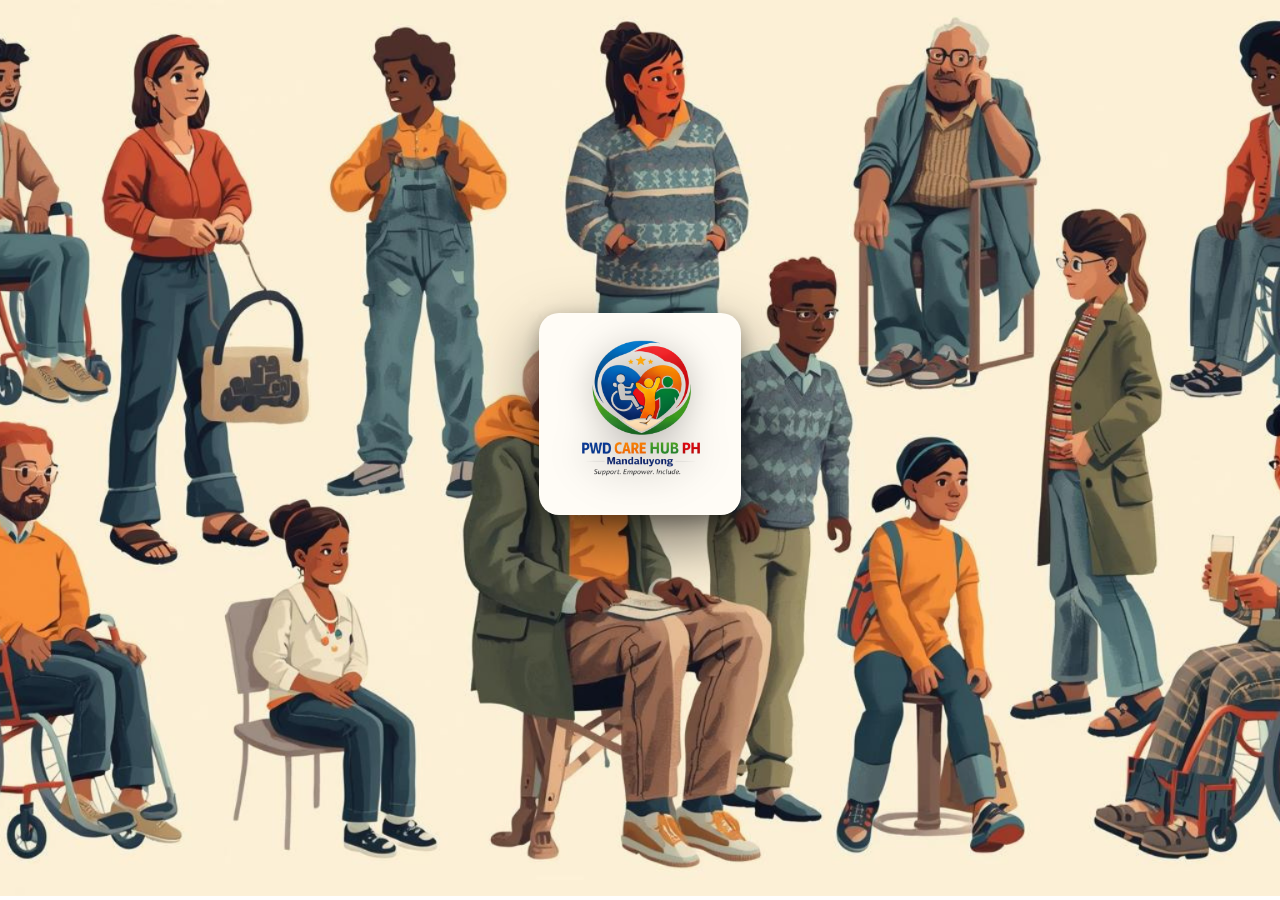
<file: index.html>
<!DOCTYPE html>
<html lang="en">
  <head>
    <meta charset="UTF-8">
    <meta name="viewport" content="width=device-width, initial-scale=1.0">
    <title>PWD Care Hub PH</title>
    <style>
      :root{--logo-size:clamp(110px,12vw,220px)}
      html,body{height:100%;margin:0}
      body{
        background: center/cover no-repeat url("media assets/background.png");
        display:flex;
        align-items:center;
        justify-content:center;
        font-family:system-ui,-apple-system,Segoe UI,Roboto,Arial;
      }

      /* elevated container for the logo */
      .logo-wrap{
        display:flex;
        align-items:center;
        justify-content:center;
        padding:clamp(10px,2vw,24px);
        border-radius:20px;
        background: #fffcf6;
        backdrop-filter:blur(6px);
        -webkit-backdrop-filter:blur(6px);
        box-shadow:0 24px 60px rgba(0,0,0,0.55), 0 6px 18px rgba(0,0,0,0.28);
        transform:translateY(-4vh);
        transition:transform .24s ease, box-shadow .24s ease;
      }
      .logo-wrap:focus-within,
      .logo-wrap:hover{
        transform:translateY(-5vh) scale(1.02);
        box-shadow:0 34px 80px rgba(0,0,0,0.6), 0 8px 22px rgba(0,0,0,0.32);
      }

      .logo-button{
        display:inline-block;
        background:transparent;
        border:0;
        padding:0;
        text-decoration:none;
      }
      .logo-image{
        width:var(--logo-size);
        height:auto;
        display:block;
        filter:drop-shadow(0 6px 18px rgba(0,0,0,.35));
      }
      /* Make sure there are no other interactive elements */
      a:not(.logo-button){pointer-events:none;user-select:none}
    </style>
  </head>

  <body>
    <!-- ...existing code... -->
    <div class="logo-wrap" aria-hidden="false">
      <a href="home.html" class="logo-button" aria-label="Go to CareerLaunch PH homepage">
        <img src="media assets/logo.png" alt="CareerLaunch PH logo" class="logo-image">
      </a>
    </div>
    <!-- ...existing code... -->
  </body>
</html>
</file>
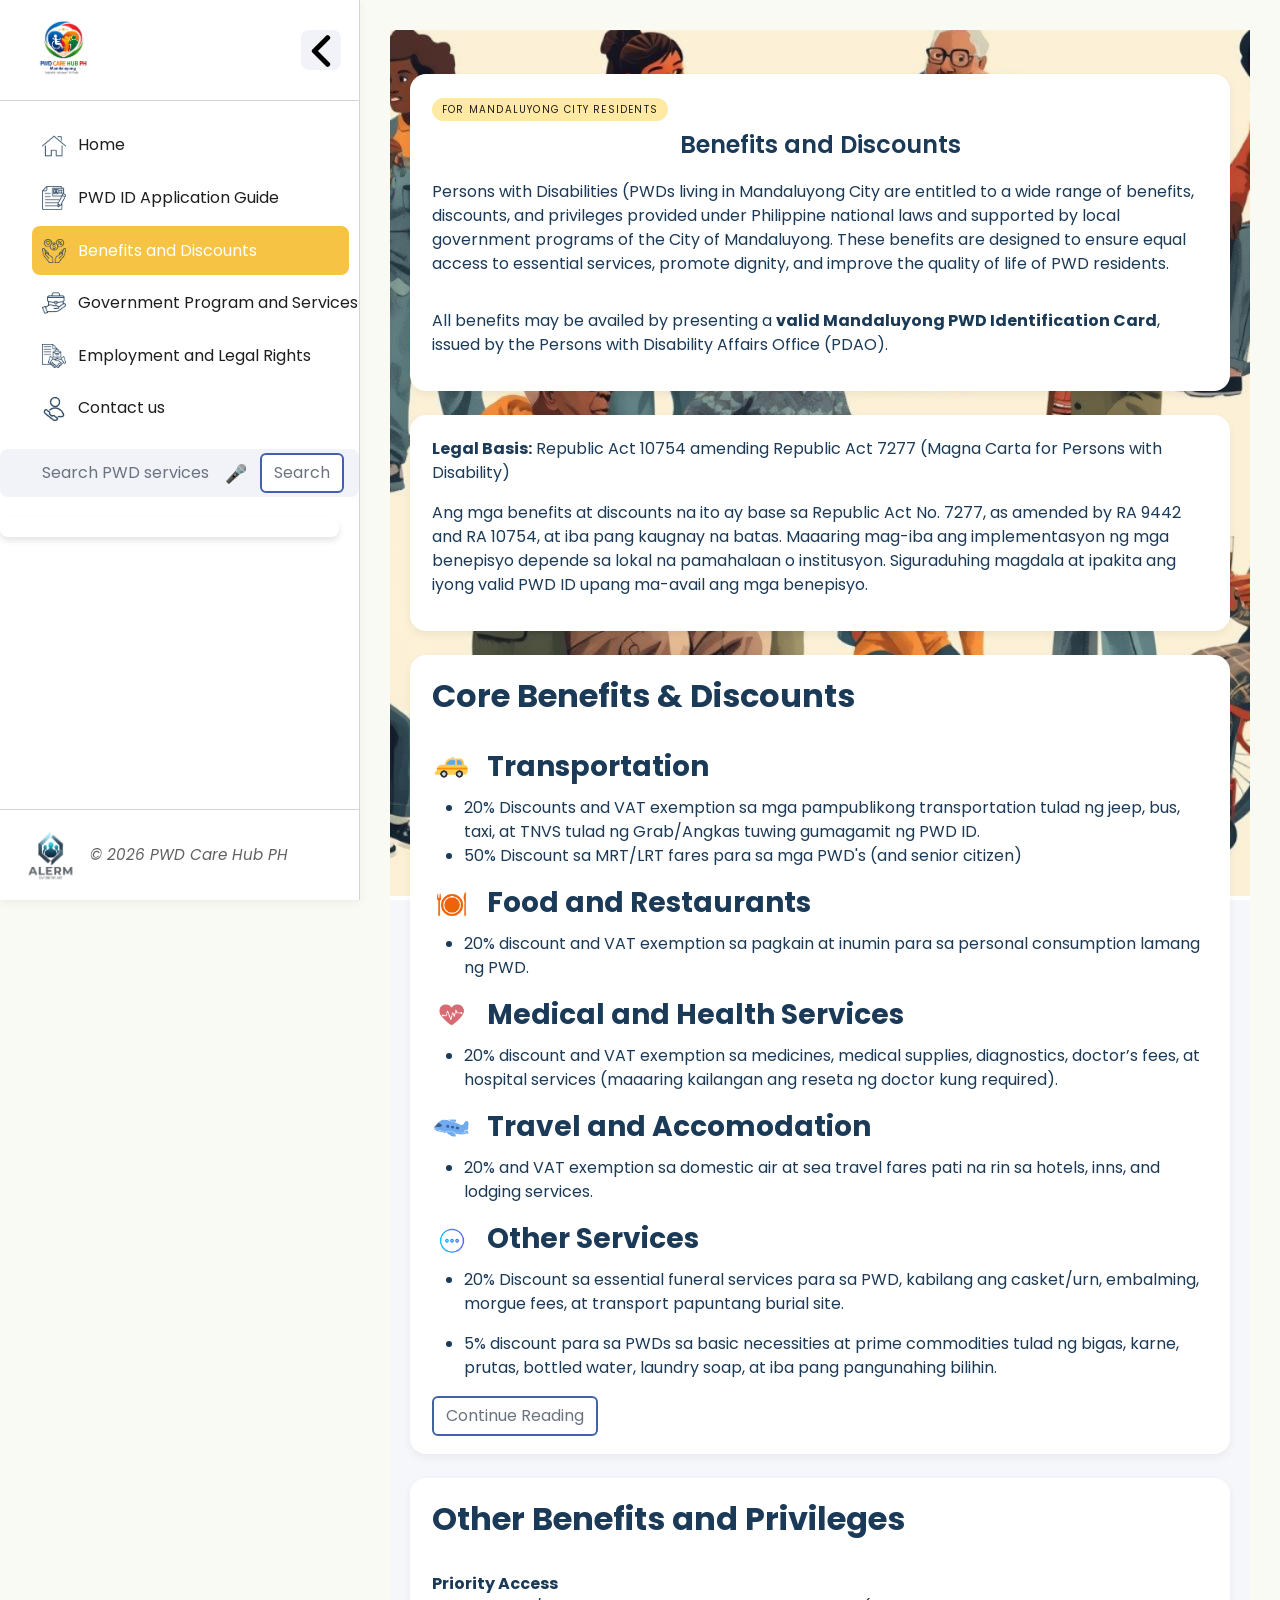
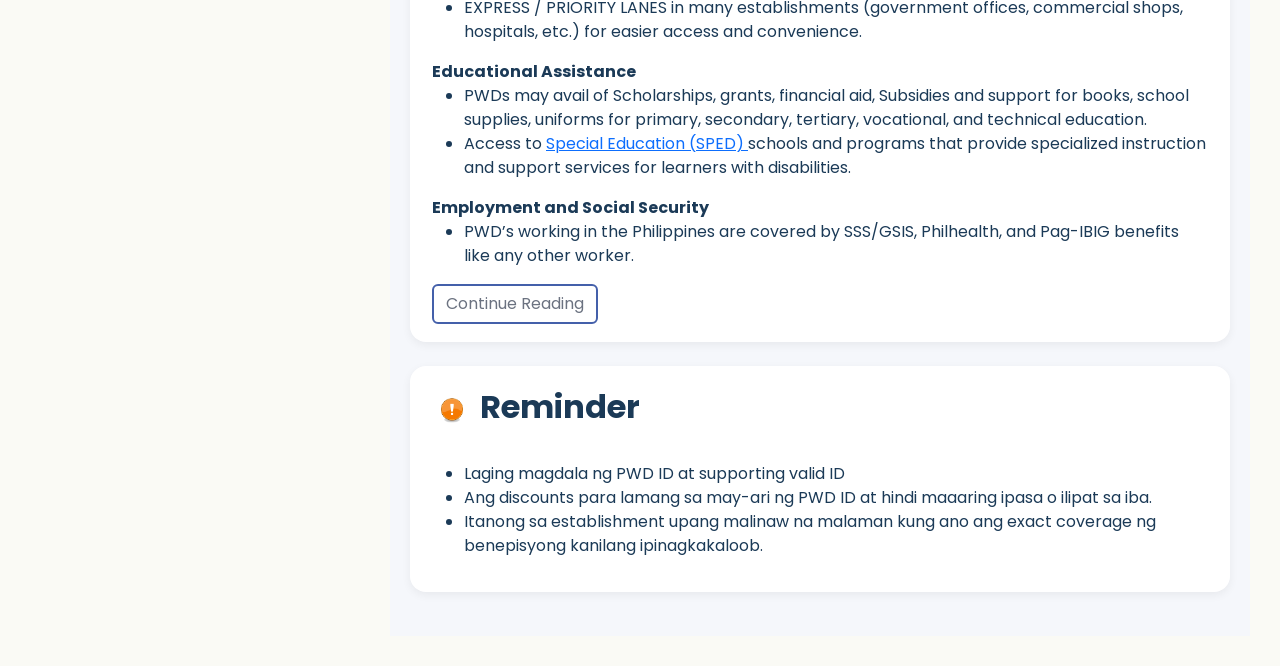
<file: benefits.html>
<!DOCTYPE html>
<html lang="en">
  <head>
    <meta charset="UTF-8" />
    <meta name="viewport" content="width=device-width, initial-scale=1.0" />
    <title>Benefits and Discounts</title>
    <link href="https://cdn.jsdelivr.net/npm/bootstrap@5.3.8/dist/css/bootstrap.min.css" rel="stylesheet" integrity="sha384-sRIl4kxILFvY47J16cr9ZwB07vP4J8+LH7qKQnuqkuIAvNWLzeN8tE5YBujZqJLB" crossorigin="anonymous">
    <link rel="stylesheet" href="style.css" />
    <link rel="stylesheet" href="effects.css" />
    
  </head>
  <body>

    <!----- site navbar ----->
    <nav class="site-nav">
      <button class="sidebar-toggle">
        <span class="material-symbols-rounded"
          ><img src="media assets/menu.png"
        /></span>
      </button>
    </nav>

    <!----- START OF PAGE BODY (SIDEBAR AND CONTENTS) ------>
    <div class="layout-wrapper">
      <!----- START OF SIDEBAR NAV ------>
      <aside class="sidebar">
        <header class="sidebar-header">
          <a href="index.html"
            ><img
              src="media assets/logo.png"
              alt="PWDCareHubPH"
              class="header-logo"
          /></a>
          <!-- <span class="menu-label">PWD Care Hub PH</span> -->
          <button class="sidebar-toggle">
            <span class="material-symbols-rounded"
              ><img src="media assets/left-arrow.png"
            /></span>
          </button>
        </header>

        <div class="sidebar-content">
          <!-- MENU LIST -->
          <ul class="menu-list">
            <li class="menu-item">
              <a href="home.html" class="menu-link">
                <span class="material-symbols-rounded"
                  ><img src="media assets/home_icon.png" class="icon"
                /></span>
                <span class="menu-label">Home</span>
              </a>
            </li>
            <li class="menu-item">
              <a href="pwdIdApp.html" class="menu-link ">
                <span class="material-symbols-rounded"
                  ><img src="media assets/pwdIdApp_icon.png" class="icon"
                /></span>
                <span class="menu-label">PWD ID Application Guide</span>
              </a>
            </li>
            <li class="menu-item">
              <a href="benefits.html" class="menu-link active">
                <span class="material-symbols-rounded"
                  ><img src="media assets/benefits_icon.png" class="icon"
                /></span>
                <span class="menu-label">Benefits and Discounts</span>
              </a>
            </li>
            <li class="menu-item">
              <a href="program.html" class="menu-link">
                <span class="material-symbols-rounded"
                  ><img
                    src="media assets/programservices_icon.png"
                    class="icon"
                /></span>
                <span class="menu-label">Government Program and Services</span>
              </a>
            </li>
            <li class="menu-item">
              <a href="employment.html" class="menu-link">
                <span class=""
                  ><img src="media assets/employment_icon.png" class="icon"
                /></span>
                <span class="menu-label">Employment and Legal Rights</span>
              </a>
            </li>
            <li class="menu-item">
              <a href="contactus.html" class="menu-link">
                <span class="material-symbols-rounded"
                  ><img src="media assets/contactus_icon.png" class="icon"
                /></span>
                <span class="menu-label">Contact us</span>
              </a>
            </li>
          </ul>
          <!-- SEARCH FORM -->
           <form
            class="search-form"
            role="search"
            onsubmit="performSearch(event)"
            style="position: relative; width: 100%; max-width: 600px"
          >
            <div style="position: relative; flex: 1">
              <input
                class="form-control"
                type="search"
                id="searchInput"
                placeholder="Search PWD services"
                aria-label="Search PWD website"
                onkeydown="handleKey(event)"
                style="padding-right: 50px; width: 100%"
              />
              <button
                class="btn"
                type="button"
                onclick="startVoiceSearch()"
                aria-label="Voice search"
                style="
                  position: absolute;
                  right: 8px;
                  top: 50%;
                  transform: translateY(-50%);
                  background: none;
                  border: none;
                  font-size: 18px;
                  cursor: pointer;
                  padding: 5px;
                  z-index: 10;
                "
              >
                🎤
              </button>
            </div>
            <button
              class="btn btn-outline-success"
              type="submit"
              aria-label="Submit search"
            >
              Search
            </button>
          </form>
          <div id="results" role="region" aria-live="polite"></div>

        </div>
          <!------ SIDEBAR FOOTER  -------->
          <div class="sidebar-footer" role="contentinfo">
            <a
              href="#"
              class="sidebar-footer-link"
              aria-label="PWD Care Hub PH"
            >
              <img
                src="media assets/team logo.png"
                alt="PWD Care Hub PH logo"
                class="footer-logo"
              />
              <span class="footer-text">&copy; 2026 PWD Care Hub PH</span>
            </a>
          </div>
      </aside>
      <!----- START OF SIDEBAR NAV ------>

      <!----- START OF PAGE CONTENTS ------>
      <div class="main-content">
        <div class="background">

          <!-- ============ START OF BENEFITS AND DISCOUNTS ====== -->
          <div class="step-list text-card">
            <header class="page-header">
              <span class="page-badge">FOR MANDALUYONG CITY RESIDENTS</span>
              <h1 class="page-title">Benefits and Discounts</h1>
              <p>
                <span>
                  Persons with Disabilities (PWDs living in Mandaluyong City are entitled to a wide range of benefits, discounts, and privileges provided under Philippine national laws and supported by local government programs of the City of Mandaluyong. These benefits are designed to ensure equal access to essential services, promote dignity, and improve the quality of life of PWD residents.
                </span><hr style="visibility: hidden;">
                <span> 
                  All benefits may be availed by presenting a <b>valid Mandaluyong PWD Identification Card</b>, issued by the Persons with Disability Affairs Office (PDAO).
                </span>
              </p>
            </header>
          </div>
        
          <div class="step-list text-card">
            <p>
              <b>Legal Basis:</b> Republic Act 10754 amending Republic Act 7277 (Magna Carta for Persons with Disability)
            </p>
            <p>
                Ang mga benefits at discounts na ito ay base sa Republic Act No. 7277, as amended by RA 9442 and RA 10754, at iba pang kaugnay na batas.
                Maaaring mag-iba ang implementasyon ng mga benepisyo depende sa lokal na pamahalaan o institusyon.
                Siguraduhing magdala at ipakita ang iyong valid PWD ID upang ma-avail ang mga benepisyo.
            </p>
            
          </div>


        <!-----------core benefits---------------->
        
        <div class="step-list text-card">
          <h2><b>Core Benefits & Discounts</b></h2>
          <hr style="visibility: hidden;">
          
              <h3><img src="media assets/transpo.png" alt="Transportation Icon" class="icon-img me-2">
                    <b>Transportation</b>
              </h3>
              <ul>
                <li>20% Discounts and VAT exemption sa mga pampublikong transportation tulad ng jeep, bus, taxi, at TNVS tulad ng Grab/Angkas tuwing gumagamit ng PWD ID.  </li>
                <li>50% Discount sa MRT/LRT fares para sa mga PWD's (and senior citizen)</li>
              </ul>
              
              <h3><img src="media assets/food.png" alt="Transportation Icon" class="icon-img me-2">
                <b>Food and Restaurants</b></h3>

              <ul>
                <li>20% discount and VAT exemption sa pagkain at inumin para sa personal consumption lamang ng PWD.</li>
              </ul>


              <h3><img src="media assets/health.png" alt="Transportation Icon" class="icon-img me-2">
                <b>Medical and Health Services</b></h3>

              <ul>
                <li>20% discount and VAT exemption sa medicines, medical supplies, diagnostics, doctor’s fees, at hospital services (maaaring kailangan ang reseta ng doctor kung required).</li>
              </ul>

              <h3><img src="media assets/travel.png" alt="Transportation Icon" class="icon-img me-2">
                <b>Travel and Accomodation</b></h3>

              <ul>
                <li>20% and VAT exemption sa domestic air at sea travel fares pati na rin sa hotels, inns, and lodging services.</li>
              </ul> 

               <h3> <img src="media assets/others.png" alt="Transportation Icon" class="icon-img me-2">
                <b>Other Services</b></h3>

              <ul>
                <li>20% Discount sa essential funeral services para sa PWD, kabilang ang casket/urn, embalming, morgue fees, at transport papuntang burial site.</li>
              </ul> 

              <ul>
                <li>5% discount para sa PWDs sa basic necessities at prime commodities tulad ng bigas, karne, prutas, bottled water, laundry soap, at iba pang pangunahing bilihin.</li>
              </ul> 
              <a href="https://ncda.gov.ph/disability-laws/dot-memorandum-circular-no-2017-02-series-of-2017-guidelines-on-the-provision-of-the-expanded-benefits-and-privileges-to-persons-with-disability-pursuan-to-republic-act-no-10754-otherwi/#:~:text=Total%20Registered%20Persons%20With%20Disabilities,27%2C%202025)&text=WHEREAS%2C%20on%2023%20March%202016,establishments;%20restaurant%20and%20recreation%20centers;https://ncda.gov.ph/disability-laws/dot-memorandum-circular-no-2017-02-series-of-2017-guidelines-on-the-provision-of-the-expanded-benefits-and-privileges-to-persons-with-disability-pursuan-to-republic-act-no-10754-otherwi/#:~:text=Total%20Registered%20Persons%20With%20Disabilities,27%2C%202025)&text=WHEREAS%2C%20on%2023%20March%202016,establishments;%20restaurant%20and%20recreation%20centers;" target="_blank" rel="noopener noreferrer"><button
              class="btn btn-outline-success" type="button" aria-label="Learn more about PWD benefits"
            >
              Continue Reading
            </button></a>            
    
        </div>

        <!-----------end of core benefits----------->
        
        <!-----------other benefits---------------->

        <div class="step-list text-card">
          <h2><b>Other Benefits and Privileges</b></h2>
          <hr style="visibility: hidden;">

          <b>Priority Access</b>
              <ul>
                <li>EXPRESS / PRIORITY LANES in many establishments (government offices, commercial shops, hospitals, etc.) for easier access and convenience.</li>
              </ul>

          <b>Educational Assistance</b>

              <ul>
                <li>PWDs may avail of Scholarships, grants, financial aid, Subsidies and support for books, school supplies, uniforms for primary, secondary, tertiary, vocational, and technical education.</li>
                <li>Access to
                  <a href="https://ncda.gov.ph/list-of-sped-centers/mandaluyong-city/"
                    class="link-primary">
                    Special Education (SPED)
                  </a>
                    schools and programs that provide specialized instruction and support services for learners with disabilities.
                </li>
              </ul>  
              

          <b>Employment and Social Security</b>
              <ul>
                <li>PWD’s working in the Philippines are covered by SSS/GSIS, Philhealth, and Pag-IBIG benefits like any other worker.</li>
              </ul>

            <a href="https://ncda.gov.ph/disability-laws/dot-memorandum-circular-no-2017-02-series-of-2017-guidelines-on-the-provision-of-the-expanded-benefits-and-privileges-to-persons-with-disability-pursuan-to-republic-act-no-10754-otherwi/#:~:text=Total%20Registered%20Persons%20With%20Disabilities,27%2C%202025)&text=WHEREAS%2C%20on%2023%20March%202016,establishments;%20restaurant%20and%20recreation%20centers;https://ncda.gov.ph/disability-laws/dot-memorandum-circular-no-2017-02-series-of-2017-guidelines-on-the-provision-of-the-expanded-benefits-and-privileges-to-persons-with-disability-pursuan-to-republic-act-no-10754-otherwi/#:~:text=Total%20Registered%20Persons%20With%20Disabilities,27%2C%202025)&text=WHEREAS%2C%20on%2023%20March%202016,establishments;%20restaurant%20and%20recreation%20centers;" target="_blank" rel="noopener noreferrer"><button
              class="btn btn-outline-success" type="button" aria-label="Learn more about PWD benefits"
            >
              Continue Reading
            </button></a>   



        </div>

        <!--------end of other benefits---------------->

        <div class="step-list text-card">
          <h2><img src="media assets/reminder.png" alt="Transportation Icon" class="icon-img me-2"><b>Reminder</b></h2>
          <hr style="visibility: hidden;">
          <ul>
            <li>Laging magdala ng PWD ID at supporting valid ID</li>
            <li>Ang discounts para lamang sa may-ari ng PWD ID at hindi maaaring ipasa o ilipat sa iba.</li>
            <li>Itanong sa establishment upang malinaw na malaman kung ano ang exact coverage ng benepisyong kanilang ipinagkakaloob.</li>
          </ul>
        </div>
 
          <!-- ============ END OF BENEFITS AND DISCOUNTS  ====== -->
        </div>
      </div>
      <!----- END OF PAGE CONTENTS ----->
      
    </div>
    <!----- END OF PAGE BODY ------>
    
    <!------- SCROLL TO TOP BUTTON --------->
    <button id="go-to-top-button" class="btn hidden">Go to Top</button>
   

    <!---------------- SCRIPTS ----------------->
    <script
      src="https://cdn.jsdelivr.net/npm/bootstrap@5.3.8/dist/js/bootstrap.bundle.min.js"
      integrity="sha384-FKyoEForCGlyvwx9Hj09JcYn3nv7wiPVlz7YYwJrWVcXK/BmnVDxM+D2scQbITxI"
      crossorigin="anonymous"
    ></script>
    <script src="	https://cdn.jsdelivr.net/npm/bootstrap@5.3.8/dist/js/bootstrap.bundle.min.js"></script>
    <script src="scrollToTop.js"></script>
    <script src="script.js"></script>
    <script src="search.js"></script>
    <script src="effects.js"></script>

  </body>
</html>
</file>
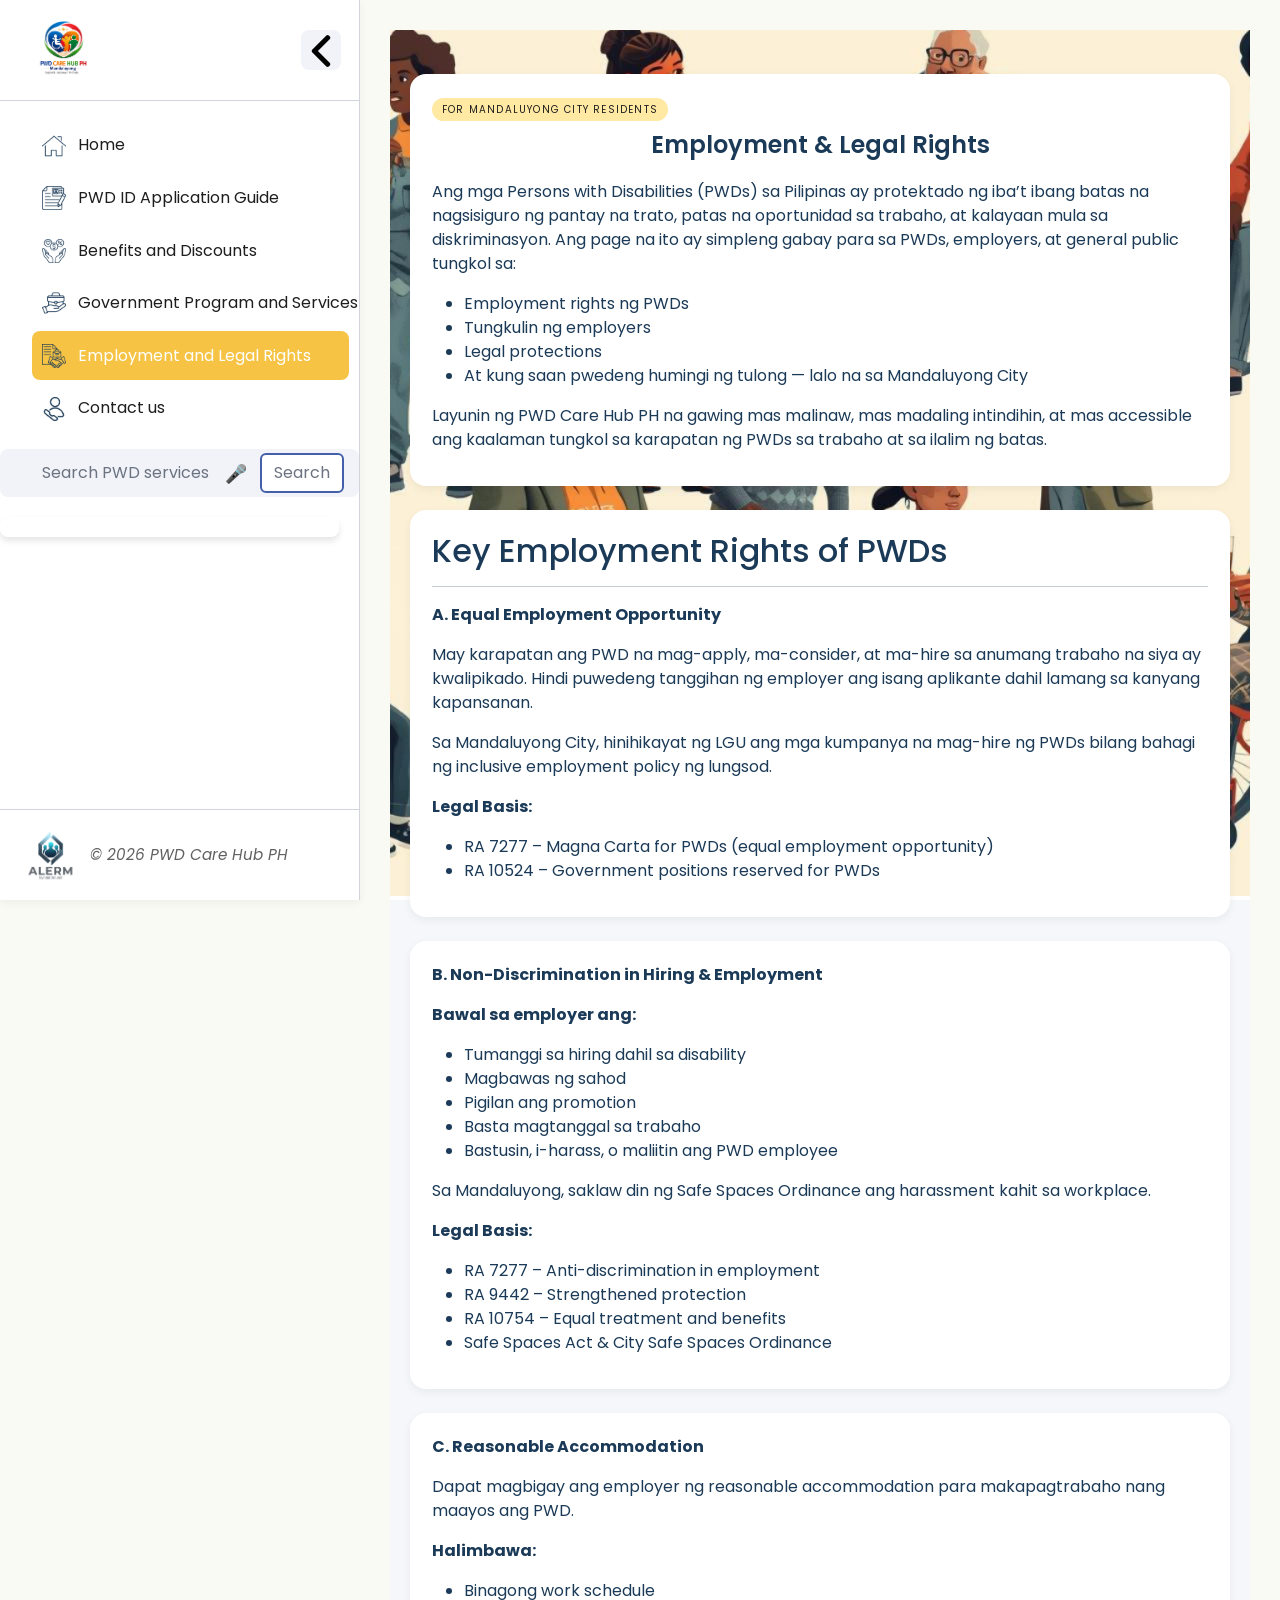
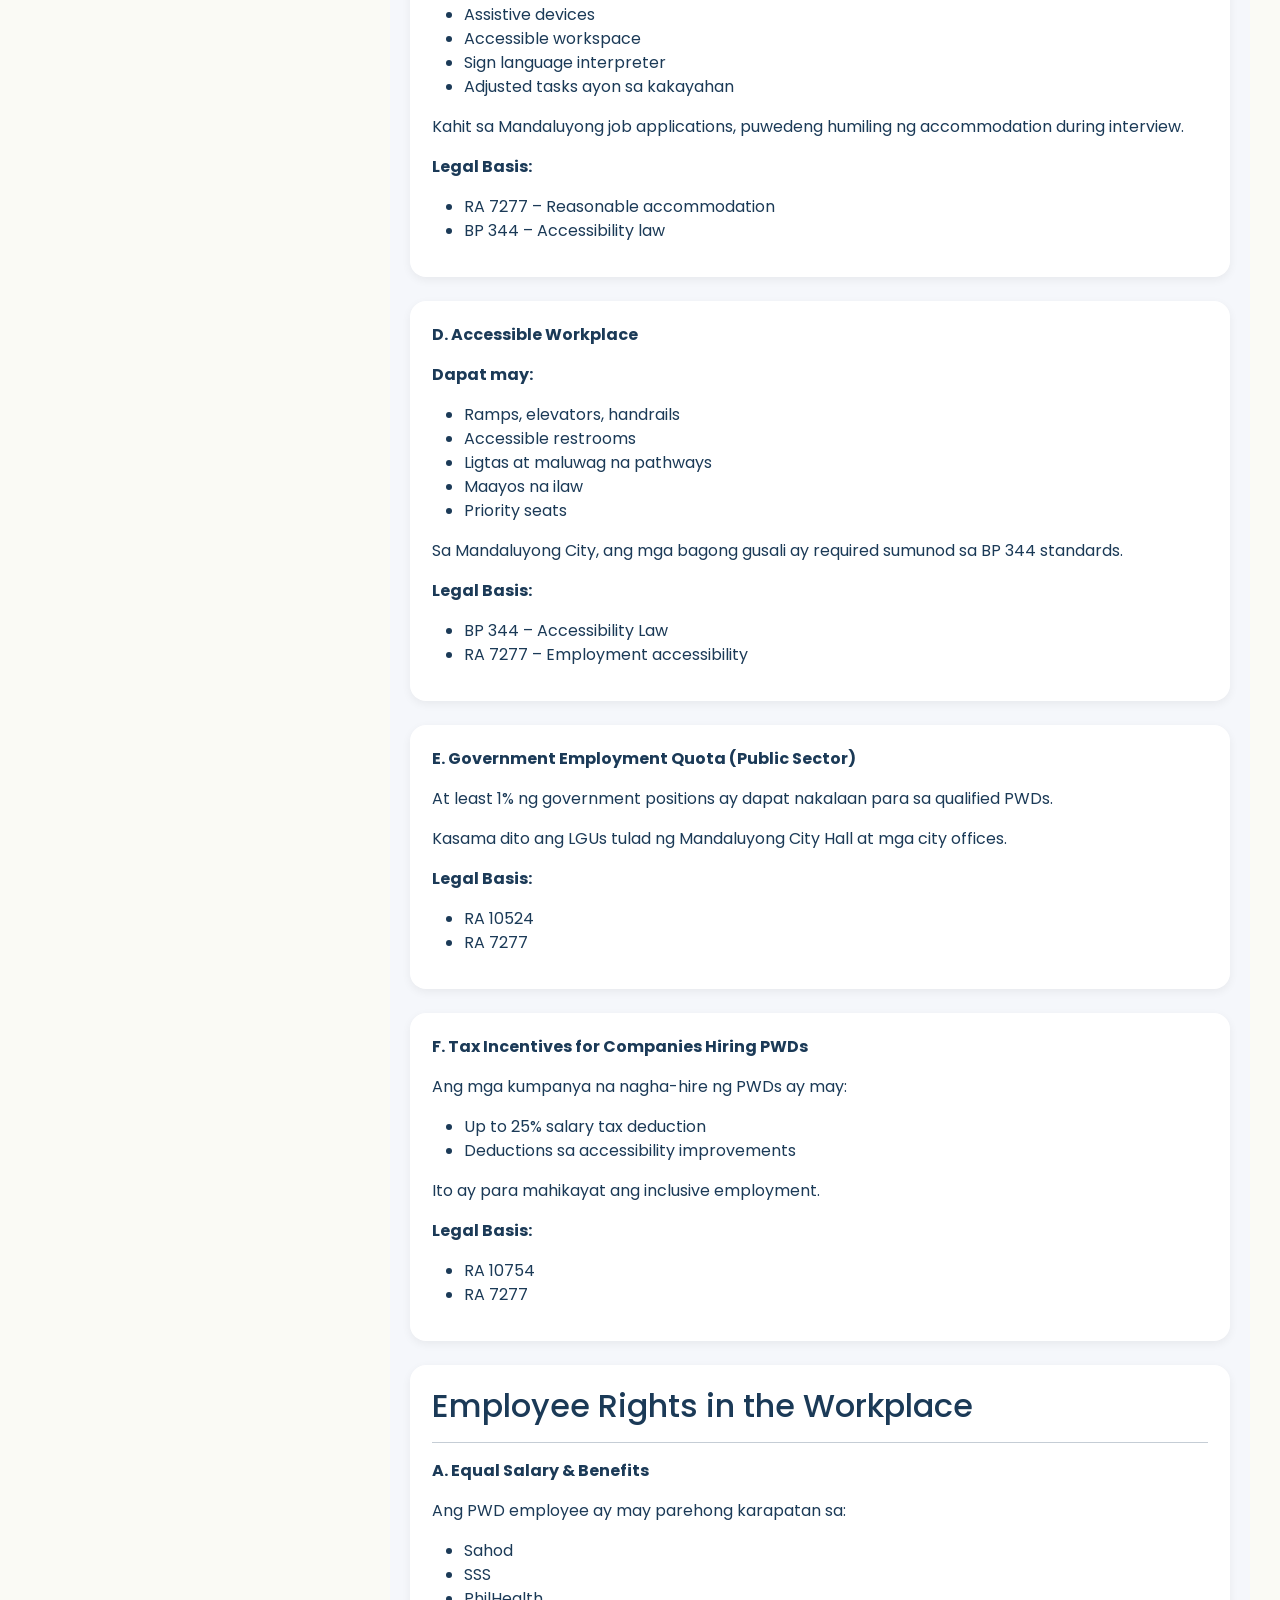
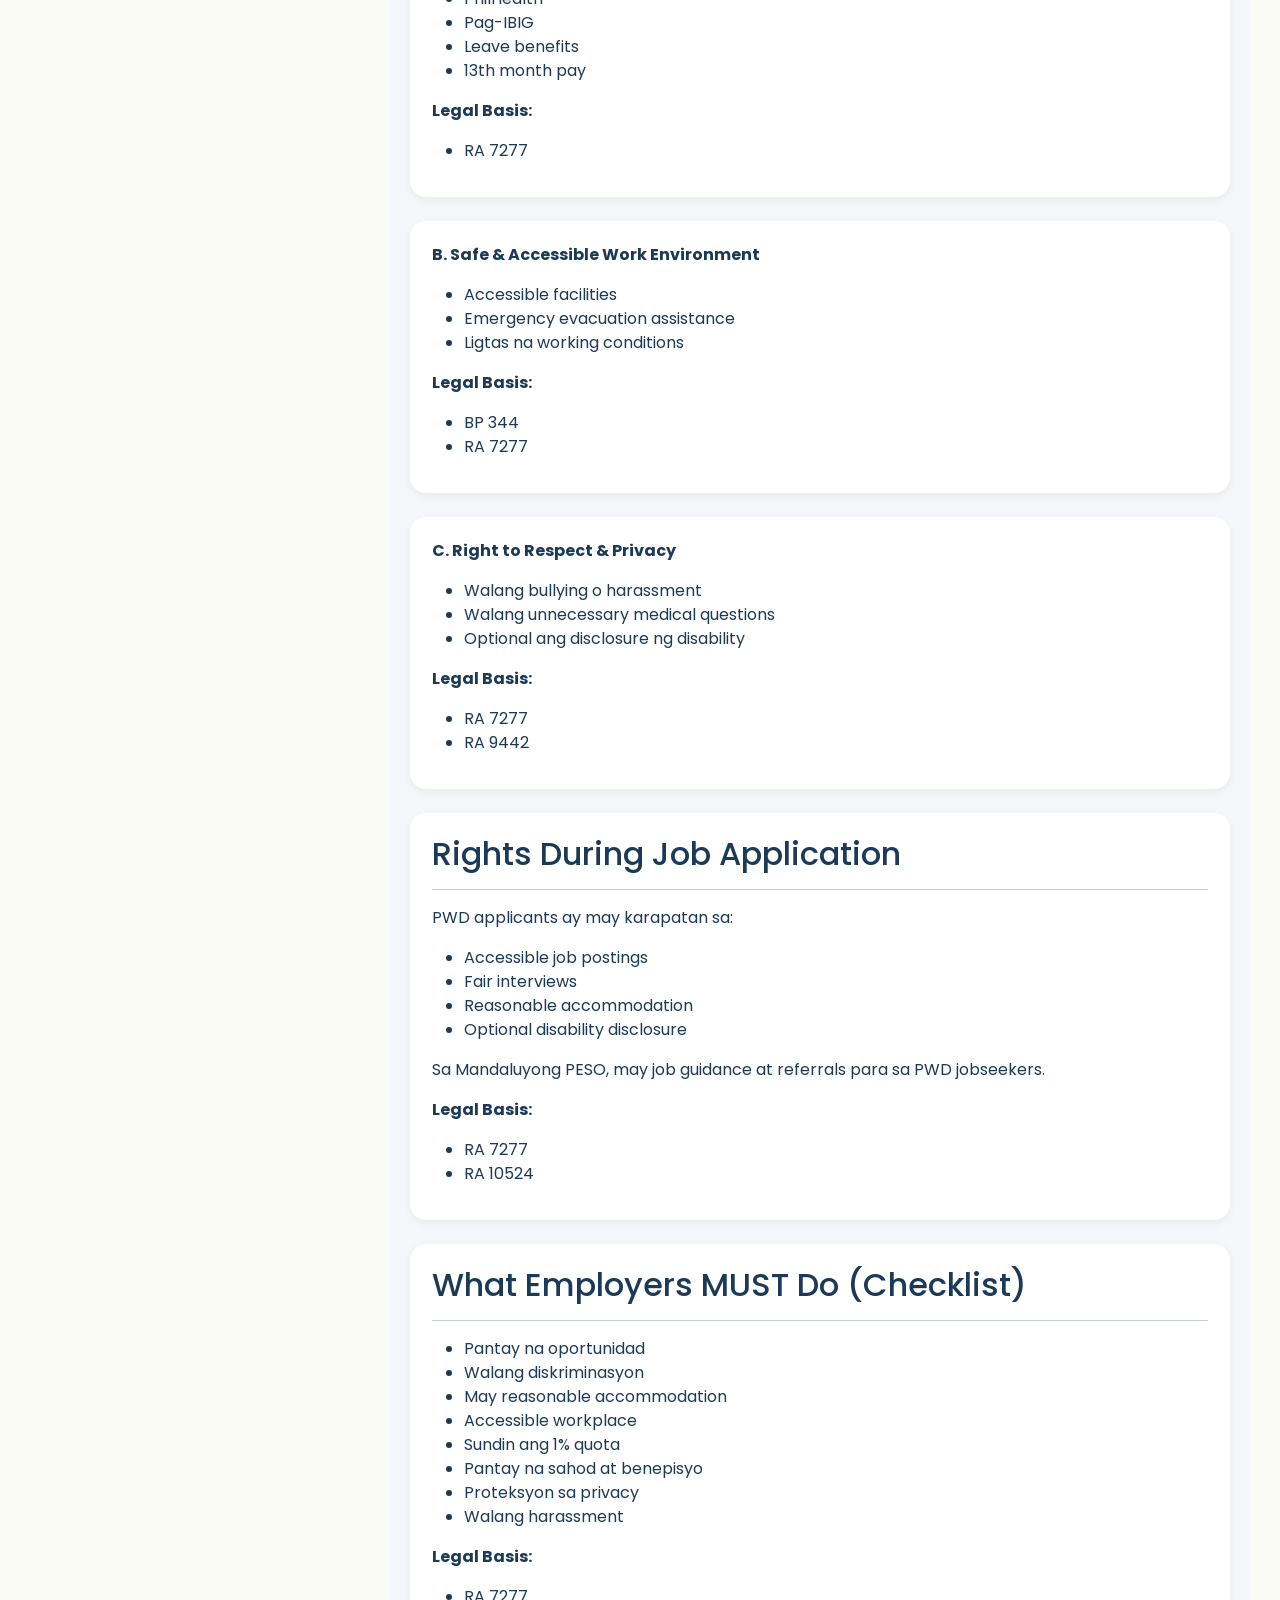
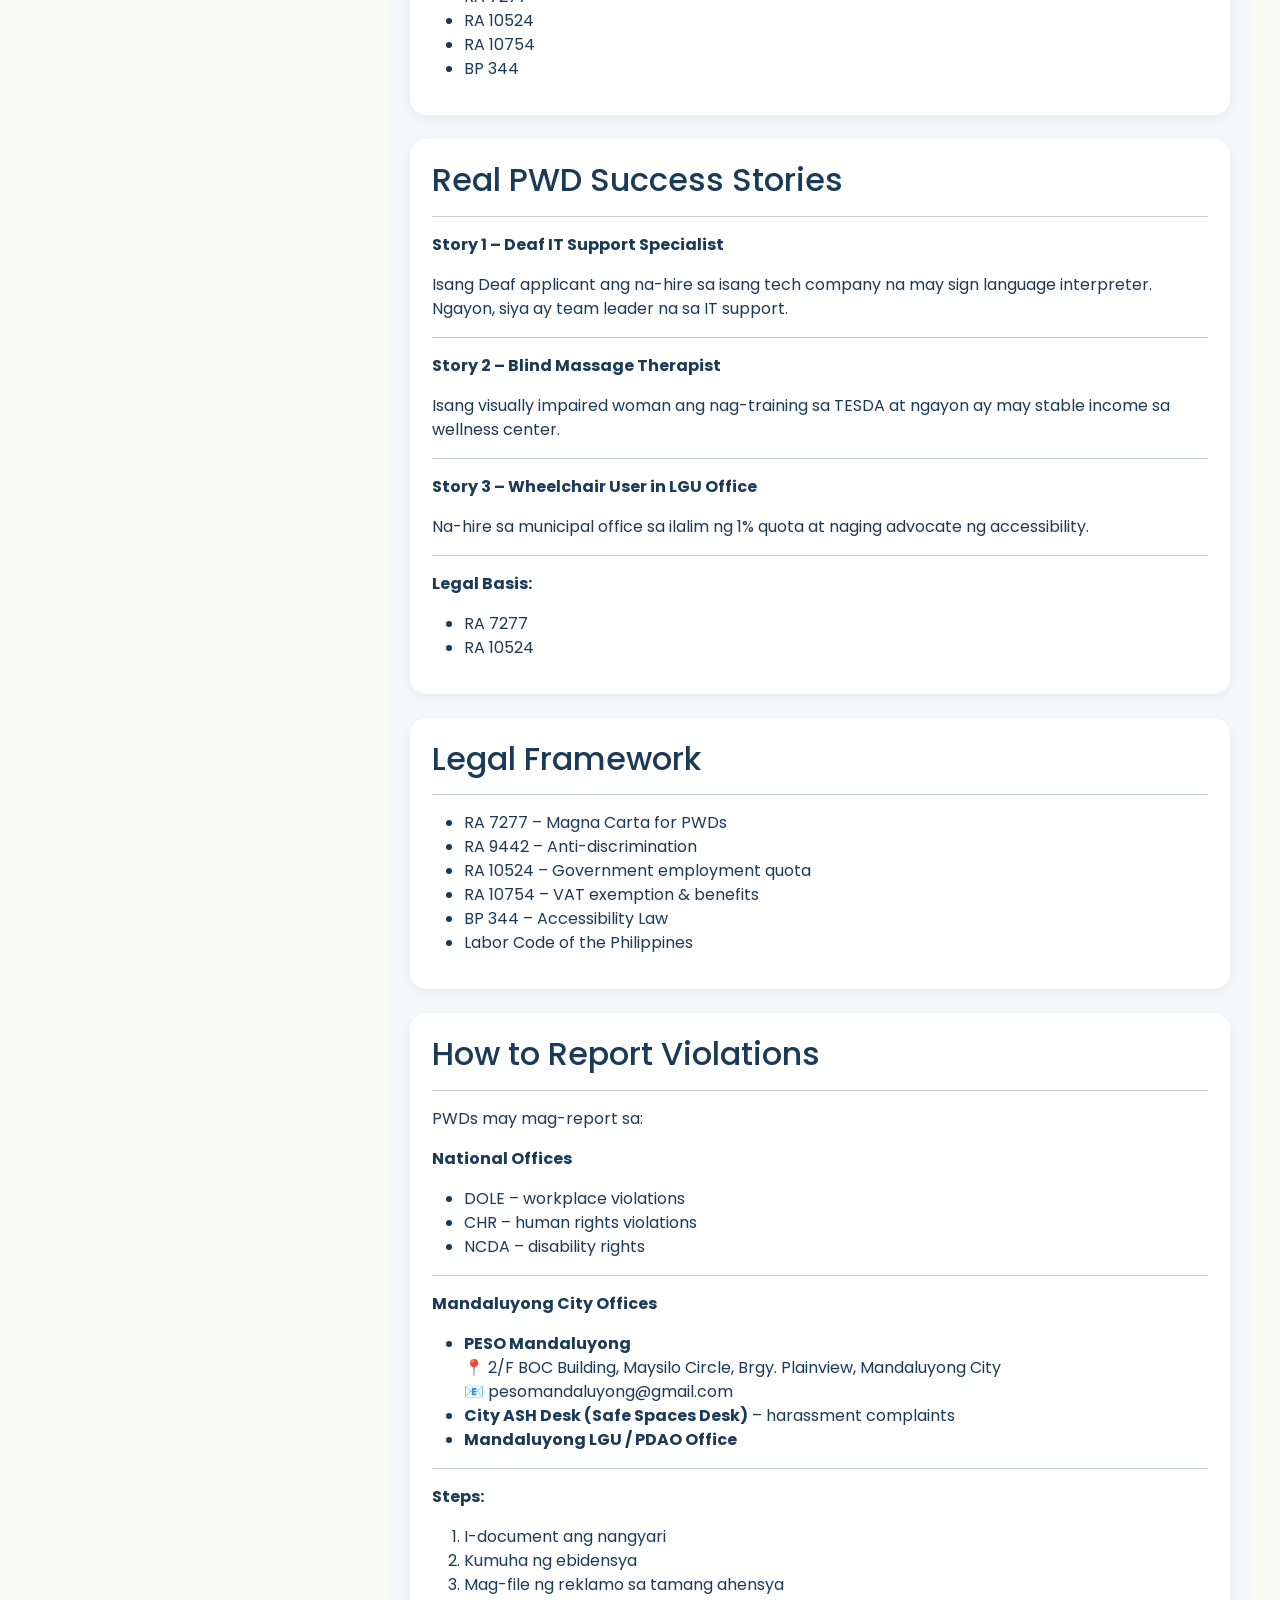
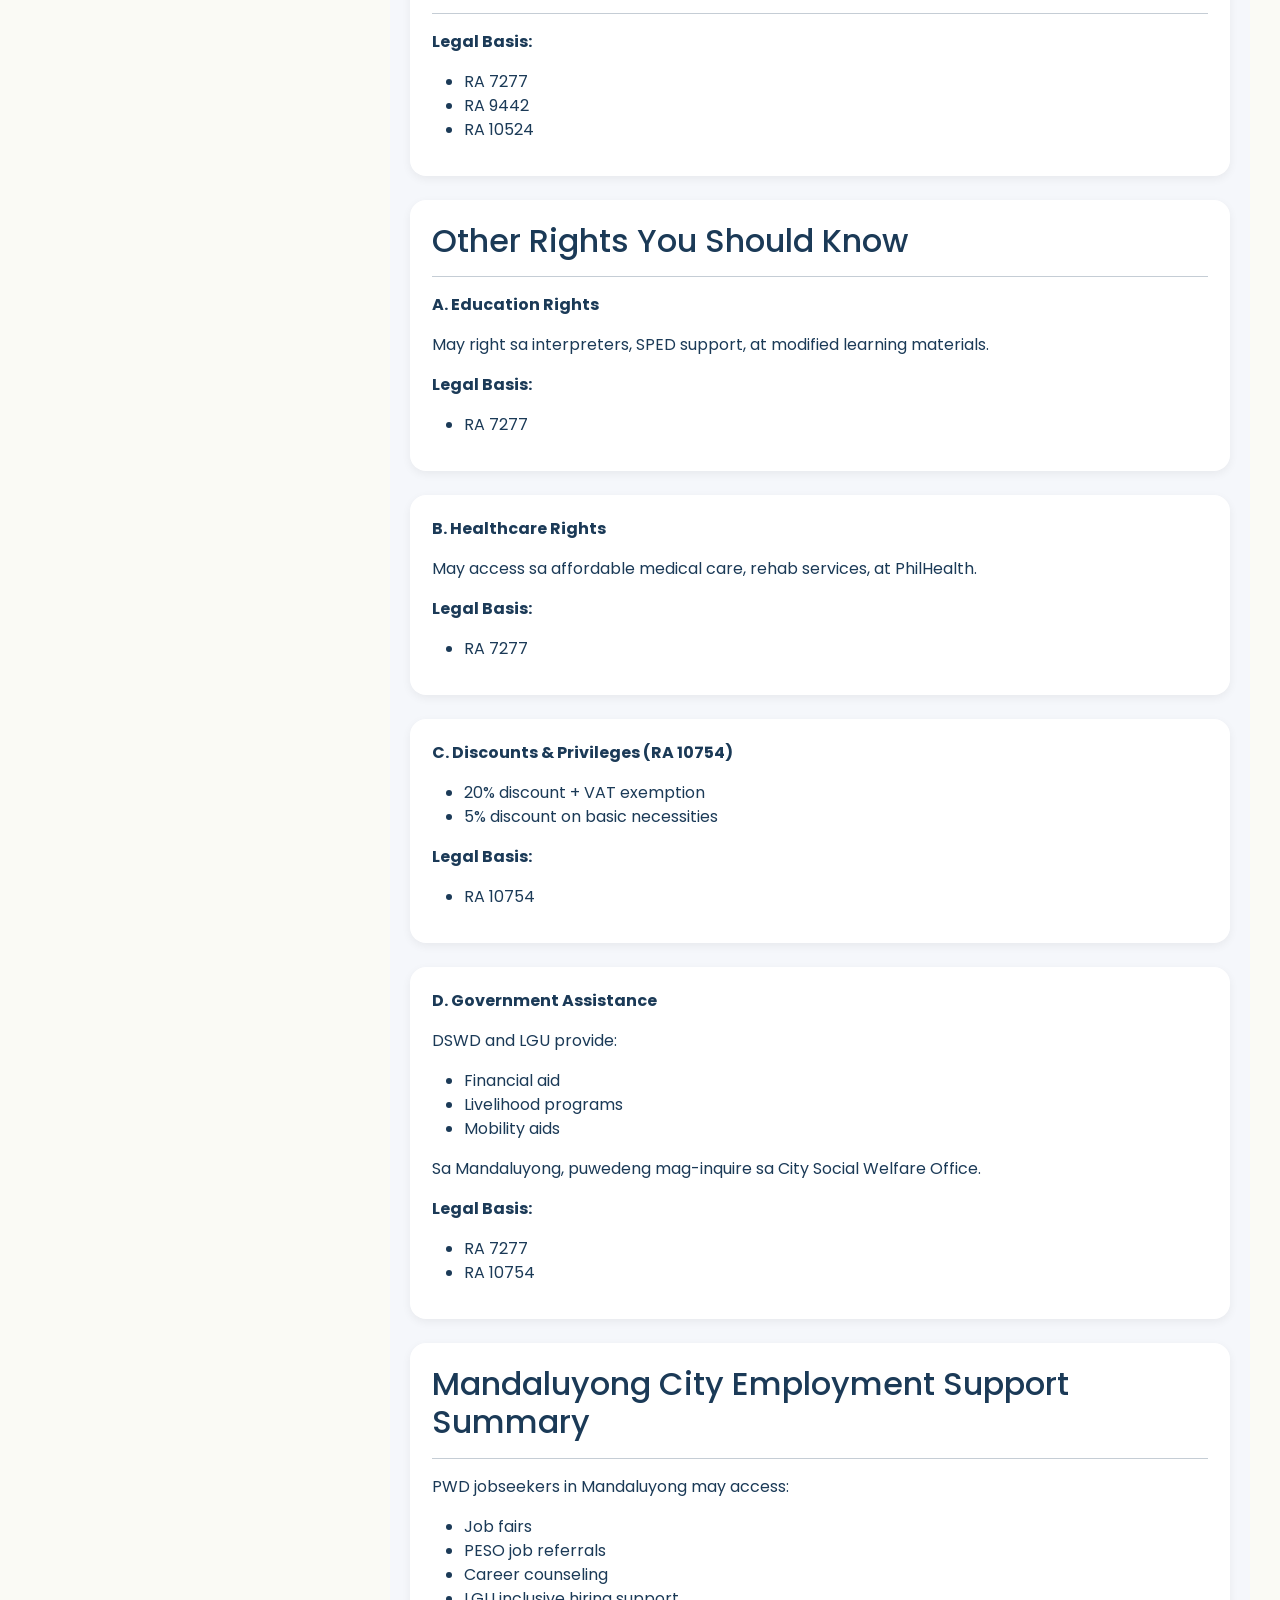
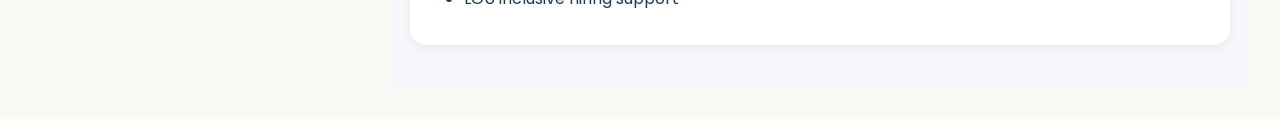
<file: employment.html>
<!doctype html>
<html lang="en">
  <head>
    <meta charset="UTF-8" />
    <meta name="viewport" content="width=device-width, initial-scale=1.0" />
    <title>EMPLOYMENT AND LEGAL RIGHTS</title>
    <link
      href="https://cdn.jsdelivr.net/npm/bootstrap@5.3.8/dist/css/bootstrap.min.css"
      rel="stylesheet"
      integrity="sha384-sRIl4kxILFvY47J16cr9ZwB07vP4J8+LH7qKQnuqkuIAvNWLzeN8tE5YBujZqJLB"
      crossorigin="anonymous"
    />
    <link rel="stylesheet" href="style.css" />
    <link rel="stylesheet" href="effects.css" />
  </head>
  <body>
    <!----- site navbar ----->
    <nav class="site-nav">
      <button class="sidebar-toggle">
        <span class="material-symbols-rounded"
          ><img src="media assets/menu.png"
        /></span>
      </button>
    </nav>

    <!----- START OF PAGE BODY (SIDEBAR AND CONTENTS) ------>
    <div class="layout-wrapper">
      <!----- START OF SIDEBAR NAV ------>
      <aside class="sidebar">
        <header class="sidebar-header">
          <a href="index.html"
            ><img
              src="media assets/logo.png"
              alt="PWDCareHubPH"
              class="header-logo"
          /></a>
          <!-- <span class="menu-label">PWD Care Hub PH</span> -->
          <button class="sidebar-toggle">
            <span class="material-symbols-rounded"
              ><img src="media assets/left-arrow.png"
            /></span>
          </button>
        </header>

        <div class="sidebar-content">
          <!-- MENU LIST -->
          <ul class="menu-list">
            <li class="menu-item">
              <a href="home.html" class="menu-link">
                <span class="material-symbols-rounded"
                  ><img src="media assets/home_icon.png" class="icon"
                /></span>
                <span class="menu-label">Home</span>
              </a>
            </li>
            <li class="menu-item">
              <a href="pwdIdApp.html" class="menu-link">
                <span class="material-symbols-rounded"
                  ><img src="media assets/pwdIdApp_icon.png" class="icon"
                /></span>
                <span class="menu-label">PWD ID Application Guide</span>
              </a>
            </li>
            <li class="menu-item">
              <a href="benefits.html" class="menu-link">
                <span class="material-symbols-rounded"
                  ><img src="media assets/benefits_icon.png" class="icon"
                /></span>
                <span class="menu-label">Benefits and Discounts</span>
              </a>
            </li>
            <li class="menu-item">
              <a href="program.html" class="menu-link">
                <span class="material-symbols-rounded"
                  ><img
                    src="media assets/programservices_icon.png"
                    class="icon"
                /></span>
                <span class="menu-label">Government Program and Services</span>
              </a>
            </li>
            <li class="menu-item">
              <a href="employment.html" class="menu-link active">
                <span class=""
                  ><img src="media assets/employment_icon.png" class="icon"
                /></span>
                <span class="menu-label">Employment and Legal Rights</span>
              </a>
            </li>
            <li class="menu-item">
              <a href="contactus.html" class="menu-link">
                <span class="material-symbols-rounded"
                  ><img src="media assets/contactus_icon.png" class="icon"
                /></span>
                <span class="menu-label">Contact us</span>
              </a>
            </li>
          </ul>
          <!-- SEARCH FORM -->
          <form
            class="search-form"
            role="search"
            onsubmit="performSearch(event)"
            style="position: relative; width: 100%; max-width: 600px"
          >
            <div style="position: relative; flex: 1">
              <input
                class="form-control"
                type="search"
                id="searchInput"
                placeholder="Search PWD services"
                aria-label="Search PWD website"
                onkeydown="handleKey(event)"
                style="padding-right: 50px; width: 100%"
              />
              <button
                class="btn"
                type="button"
                onclick="startVoiceSearch()"
                aria-label="Voice search"
                style="
                  position: absolute;
                  right: 8px;
                  top: 50%;
                  transform: translateY(-50%);
                  background: none;
                  border: none;
                  font-size: 18px;
                  cursor: pointer;
                  padding: 5px;
                  z-index: 10;
                "
              >
                🎤
              </button>
            </div>
            <button
              class="btn btn-outline-success"
              type="submit"
              aria-label="Submit search"
            >
              Search
            </button>
          </form>
          <div id="results" role="region" aria-live="polite"></div>
          
        </div>
          <!------ SIDEBAR FOOTER  -------->
          <div class="sidebar-footer" role="contentinfo">
            <a
              href="#"
              class="sidebar-footer-link"
              aria-label="PWD Care Hub PH"
            >
              <img
                src="media assets/team logo.png"
                alt="PWD Care Hub PH logo"
                class="footer-logo"
              />
              <span class="footer-text">&copy; 2026 PWD Care Hub PH</span>
            </a>
          </div>
      </aside>
      <!----- START OF SIDEBAR NAV ------>

      <!----- START OF PAGE CONTENTS ------>
      <div class="main-content">
        <div class="background">
          <!-- ============ START OF STEP BY STEP PROCESS ====== -->
          <div>
            <header class="page-header">
              <div class="step-list text-card">
                <span class="page-badge">FOR MANDALUYONG CITY RESIDENTS</span>
                <h1 class="page-title">Employment & Legal Rights</h1>
                <p class="page-description">
                  Ang mga Persons with Disabilities (PWDs) sa Pilipinas ay protektado ng iba’t ibang batas na nagsisiguro ng pantay na trato, patas na oportunidad sa trabaho, at kalayaan mula sa diskriminasyon.
                  Ang page na ito ay simpleng gabay para sa PWDs, employers, at general public tungkol sa:<br/>
                  <ul>
                    <li>Employment rights ng PWDs</li>
                    <li>Tungkulin ng employers</li>
                    <li>Legal protections</li>
                    <li>At kung saan pwedeng humingi ng tulong — lalo na sa Mandaluyong City</li>
                  </ul>
                  Layunin ng PWD Care Hub PH na gawing mas malinaw, mas madaling intindihin, at mas accessible ang kaalaman tungkol sa karapatan ng PWDs sa trabaho at sa ilalim ng batas.
                </p>
              </div>
            </header>

            <section class="step-list text-card">
              <h2>Key Employment Rights of PWDs</h2>
              <hr />
              
              <p><strong>A. Equal Employment Opportunity</strong></p>
              <p>May karapatan ang PWD na mag-apply, ma-consider, at ma-hire sa anumang trabaho na siya ay kwalipikado. Hindi puwedeng tanggihan ng employer ang isang aplikante dahil lamang sa kanyang kapansanan.</p>
              <p>Sa Mandaluyong City, hinihikayat ng LGU ang mga kumpanya na mag-hire ng PWDs bilang bahagi ng inclusive employment policy ng lungsod.</p>
              <p><strong>Legal Basis:</strong></p>
              <ul>
                <li>RA 7277 – Magna Carta for PWDs (equal employment opportunity)</li>
                <li>RA 10524 – Government positions reserved for PWDs</li>
              </ul>
            </section>

            <section class="step-list text-card">            
              <p><strong>B. Non-Discrimination in Hiring & Employment</strong></p>
              <p><strong>Bawal sa employer ang:</strong></p>
              <ul>
                <li>Tumanggi sa hiring dahil sa disability</li>
                <li>Magbawas ng sahod</li>
                <li>Pigilan ang promotion</li>
                <li>Basta magtanggal sa trabaho</li>
                <li>Bastusin, i-harass, o maliitin ang PWD employee</li>
              </ul>
              <p>Sa Mandaluyong, saklaw din ng Safe Spaces Ordinance ang harassment kahit sa workplace.</p>
              <p><strong>Legal Basis:</strong></p>
              <ul>
                <li>RA 7277 – Anti-discrimination in employment</li>
                <li>RA 9442 – Strengthened protection</li>
                <li>RA 10754 – Equal treatment and benefits</li>
                <li>Safe Spaces Act & City Safe Spaces Ordinance</li>
              </ul>
            </section>

            <section class="step-list text-card"> 
              <p><strong>C. Reasonable Accommodation</strong></p>
              <p>Dapat magbigay ang employer ng reasonable accommodation para makapagtrabaho nang maayos ang PWD.</p>
              <p><strong>Halimbawa:</strong></p>
              <ul>
                <li>Binagong work schedule</li>
                <li>Assistive devices</li>
                <li>Accessible workspace</li>
                <li>Sign language interpreter</li>
                <li>Adjusted tasks ayon sa kakayahan</li>
              </ul>
              <p>Kahit sa Mandaluyong job applications, puwedeng humiling ng accommodation during interview.</p>
              <p><strong>Legal Basis:</strong></p>
              <ul>
                <li>RA 7277 – Reasonable accommodation</li>
                <li>BP 344 – Accessibility law</li>
              </ul>
            </section>
            
            <section class="step-list text-card">
              <p><strong>D. Accessible Workplace</strong></p>
              <p><strong>Dapat may:</strong></p>
              <ul>
                <li>Ramps, elevators, handrails</li>
                <li>Accessible restrooms</li>
                <li>Ligtas at maluwag na pathways</li>
                <li>Maayos na ilaw</li>
                <li>Priority seats</li>
              </ul>
              <p>Sa Mandaluyong City, ang mga bagong gusali ay required sumunod sa BP 344 standards.</p>
              <p><strong>Legal Basis:</strong></p>
              <ul>
                <li>BP 344 – Accessibility Law</li>
                <li>RA 7277 – Employment accessibility</li>
              </ul>
            </section>
            
            <section class="step-list text-card">
              <p><strong>E. Government Employment Quota (Public Sector)</strong></p>
              <p>At least 1% ng government positions ay dapat nakalaan para sa qualified PWDs.</p>
              <p>Kasama dito ang LGUs tulad ng Mandaluyong City Hall at mga city offices.</p>
              <p><strong>Legal Basis:</strong></p>
              <ul>
                <li>RA 10524</li>
                <li>RA 7277</li>
              </ul>
              </section>
            
            <section class="step-list text-card">
              <p><strong>F. Tax Incentives for Companies Hiring PWDs</strong></p>
              <p>Ang mga kumpanya na nagha-hire ng PWDs ay may:</p>
              <ul>
                <li>Up to 25% salary tax deduction</li>
                <li>Deductions sa accessibility improvements</li>
              </ul>
              <p>Ito ay para mahikayat ang inclusive employment.</p>
              <p><strong>Legal Basis:</strong></p>
              <ul>
                <li>RA 10754</li>
                <li>RA 7277</li>
              </ul>
            </section>

            <section class="step-list text-card">
              <h2>Employee Rights in the Workplace</h2>
              <hr />
              
              <p><strong>A. Equal Salary & Benefits</strong></p>
              <p>Ang PWD employee ay may parehong karapatan sa:</p>
              <ul>
                <li>Sahod</li>
                <li>SSS</li>
                <li>PhilHealth</li>
                <li>Pag-IBIG</li>
                <li>Leave benefits</li>
                <li>13th month pay</li>
              </ul>
              <p><strong>Legal Basis:</strong></p>
              <ul>
                <li>RA 7277</li>
              </ul>
            </section>

            <section class="step-list text-card">
              <p><strong>B. Safe & Accessible Work Environment</strong></p>
              <ul>
                <li>Accessible facilities</li>
                <li>Emergency evacuation assistance</li>
                <li>Ligtas na working conditions</li>
              </ul>
              <p><strong>Legal Basis:</strong></p>
              <ul>
                <li>BP 344</li>
                <li>RA 7277</li>
              </ul>
            </section>
            
            <section class="step-list text-card">
              <p><strong>C. Right to Respect & Privacy</strong></p>
              <ul>
                <li>Walang bullying o harassment</li>
                <li>Walang unnecessary medical questions</li>
                <li>Optional ang disclosure ng disability</li>
              </ul>
              <p><strong>Legal Basis:</strong></p>
              <ul>
                <li>RA 7277</li>
                <li>RA 9442</li>
              </ul>
            </section>

            <section class="step-list text-card">
              <h2>Rights During Job Application</h2>
              <hr />
              
              <p>PWD applicants ay may karapatan sa:</p>
              <ul>
                <li>Accessible job postings</li>
                <li>Fair interviews</li>
                <li>Reasonable accommodation</li>
                <li>Optional disability disclosure</li>
              </ul>
              <p>Sa Mandaluyong PESO, may job guidance at referrals para sa PWD jobseekers.</p>
              <p><strong>Legal Basis:</strong></p>
              <ul>
                <li>RA 7277</li>
                <li>RA 10524</li>
              </ul>
            </section>

            <section class="step-list text-card">
              <h2>What Employers MUST Do (Checklist)</h2>
              <hr />
              
              <ul>
                <li>Pantay na oportunidad</li>
                <li>Walang diskriminasyon</li>
                <li>May reasonable accommodation</li>
                <li>Accessible workplace</li>
                <li>Sundin ang 1% quota</li>
                <li>Pantay na sahod at benepisyo</li>
                <li>Proteksyon sa privacy</li>
                <li>Walang harassment</li>
              </ul>
              <p><strong>Legal Basis:</strong></p>
              <ul>
                <li>RA 7277</li>
                <li>RA 10524</li>
                <li>RA 10754</li>
                <li>BP 344</li>
              </ul>
            </section>

            <section class="step-list text-card">
              <h2>Real PWD Success Stories</h2>
              <hr />
              
              <p><strong>Story 1 – Deaf IT Support Specialist</strong></p>
              <p>Isang Deaf applicant ang na-hire sa isang tech company na may sign language interpreter. Ngayon, siya ay team leader na sa IT support.</p>
              <hr />
            
              <p><strong>Story 2 – Blind Massage Therapist</strong></p>
              <p>Isang visually impaired woman ang nag-training sa TESDA at ngayon ay may stable income sa wellness center.</p>
              <hr />
            
              <p><strong>Story 3 – Wheelchair User in LGU Office</strong></p>
              <p>Na-hire sa municipal office sa ilalim ng 1% quota at naging advocate ng accessibility.</p>
              <hr />
            
              <p><strong>Legal Basis:</strong></p>
              <ul>
                <li>RA 7277</li>
                <li>RA 10524</li>
              </ul>
            </section>

            <section class="step-list text-card">
              <h2>Legal Framework</h2>
              <hr />
              
              <ul>
                <li>RA 7277 – Magna Carta for PWDs</li>
                <li>RA 9442 – Anti-discrimination</li>
                <li>RA 10524 – Government employment quota</li>
                <li>RA 10754 – VAT exemption & benefits</li>
                <li>BP 344 – Accessibility Law</li>
                <li>Labor Code of the Philippines</li>
              </ul>
            </section>

            <section class="step-list text-card">
              <h2>How to Report Violations</h2>
              <hr />
              
              <p>PWDs may mag-report sa:</p>
              
              <p><strong>National Offices</strong></p>
              <ul>
                <li>DOLE – workplace violations</li>
                <li>CHR – human rights violations</li>
                <li>NCDA – disability rights</li>
              </ul>
              <hr />
              
              <p><strong>Mandaluyong City Offices</strong></p>
              <ul>
                <li><strong>PESO Mandaluyong</strong><br />
                📍 2/F BOC Building, Maysilo Circle, Brgy. Plainview, Mandaluyong City<br />
                📧 pesomandaluyong@gmail.com</li>
                <li><strong>City ASH Desk (Safe Spaces Desk)</strong> – harassment complaints</li>
                <li><strong>Mandaluyong LGU / PDAO Office</strong></li>
              </ul>
              <hr />
              
              <p><strong>Steps:</strong></p>
              <ol>
                <li>I-document ang nangyari</li>
                <li>Kumuha ng ebidensya</li>
                <li>Mag-file ng reklamo sa tamang ahensya</li>
              </ol>
              <hr />
              
              <p><strong>Legal Basis:</strong></p>
              <ul>
                <li>RA 7277</li>
                <li>RA 9442</li>
                <li>RA 10524</li>
              </ul>
            </section>

            <section class="step-list text-card">
              <h2>Other Rights You Should Know</h2>
              <hr />
              
              <p><strong>A. Education Rights</strong></p>
              <p>May right sa interpreters, SPED support, at modified learning materials.</p>
              <p><strong>Legal Basis:</strong></p>
              <ul>
                <li>RA 7277</li>
              </ul>
            </section>
            
            <section class="step-list text-card">
              <p><strong>B. Healthcare Rights</strong></p>
              <p>May access sa affordable medical care, rehab services, at PhilHealth.</p>
              <p><strong>Legal Basis:</strong></p>
              <ul>
                <li>RA 7277</li>
              </ul>
            </section>
            
            <section class="step-list text-card">
              <p><strong>C. Discounts & Privileges (RA 10754)</strong></p>
              <ul>
                <li>20% discount + VAT exemption</li>
                <li>5% discount on basic necessities</li>
              </ul>
              <p><strong>Legal Basis:</strong></p>
              <ul>
                <li>RA 10754</li>
              </ul>
            </section>
            
            <section class="step-list text-card">
              <p><strong>D. Government Assistance</strong></p>
              <p>DSWD and LGU provide:</p>
              <ul>
                <li>Financial aid</li>
                <li>Livelihood programs</li>
                <li>Mobility aids</li>
              </ul>
              <p>Sa Mandaluyong, puwedeng mag-inquire sa City Social Welfare Office.</p>
              <p><strong>Legal Basis:</strong></p>
              <ul>
                <li>RA 7277</li>
                <li>RA 10754</li>
              </ul>
            </section>
            
            <section class="step-list text-card">
              <h2>Mandaluyong City Employment Support Summary</h2>
              <hr />
              
              <p>PWD jobseekers in Mandaluyong may access:</p>
              <ul>
                <li>Job fairs</li>
                <li>PESO job referrals</li>
                <li>Career counseling</li>
                <li>LGU inclusive hiring support</li>
              </ul>
            </section>

          </div>
          <!-- ============ END OF STEP BY STEP PROCESS ====== -->
        </div>
      </div>
      <!----- END OF PAGE CONTENTS ----->
    </div>
    <!----- END OF PAGE BODY ------>

    <!------- SCROLL TO TOP BUTTON --------->
    <button id="go-to-top-button" class="btn hidden">Go to Top</button>

    <!---------------- SCRIPTS ----------------->
    <script
      src="https://cdn.jsdelivr.net/npm/bootstrap@5.3.8/dist/js/bootstrap.bundle.min.js"
      integrity="sha384-FKyoEForCGlyvwx9Hj09JcYn3nv7wiPVlz7YYwJrWVcXK/BmnVDxM+D2scQbITxI"
      crossorigin="anonymous"
    ></script>
    <script src="	https://cdn.jsdelivr.net/npm/bootstrap@5.3.8/dist/js/bootstrap.bundle.min.js"></script>
    <script src="scrollToTop.js"></script>
    <script src="script.js"></script>
    <script src="search.js"></script>
    <script src="effects.js"></script>
  </body>
</html>
</file>
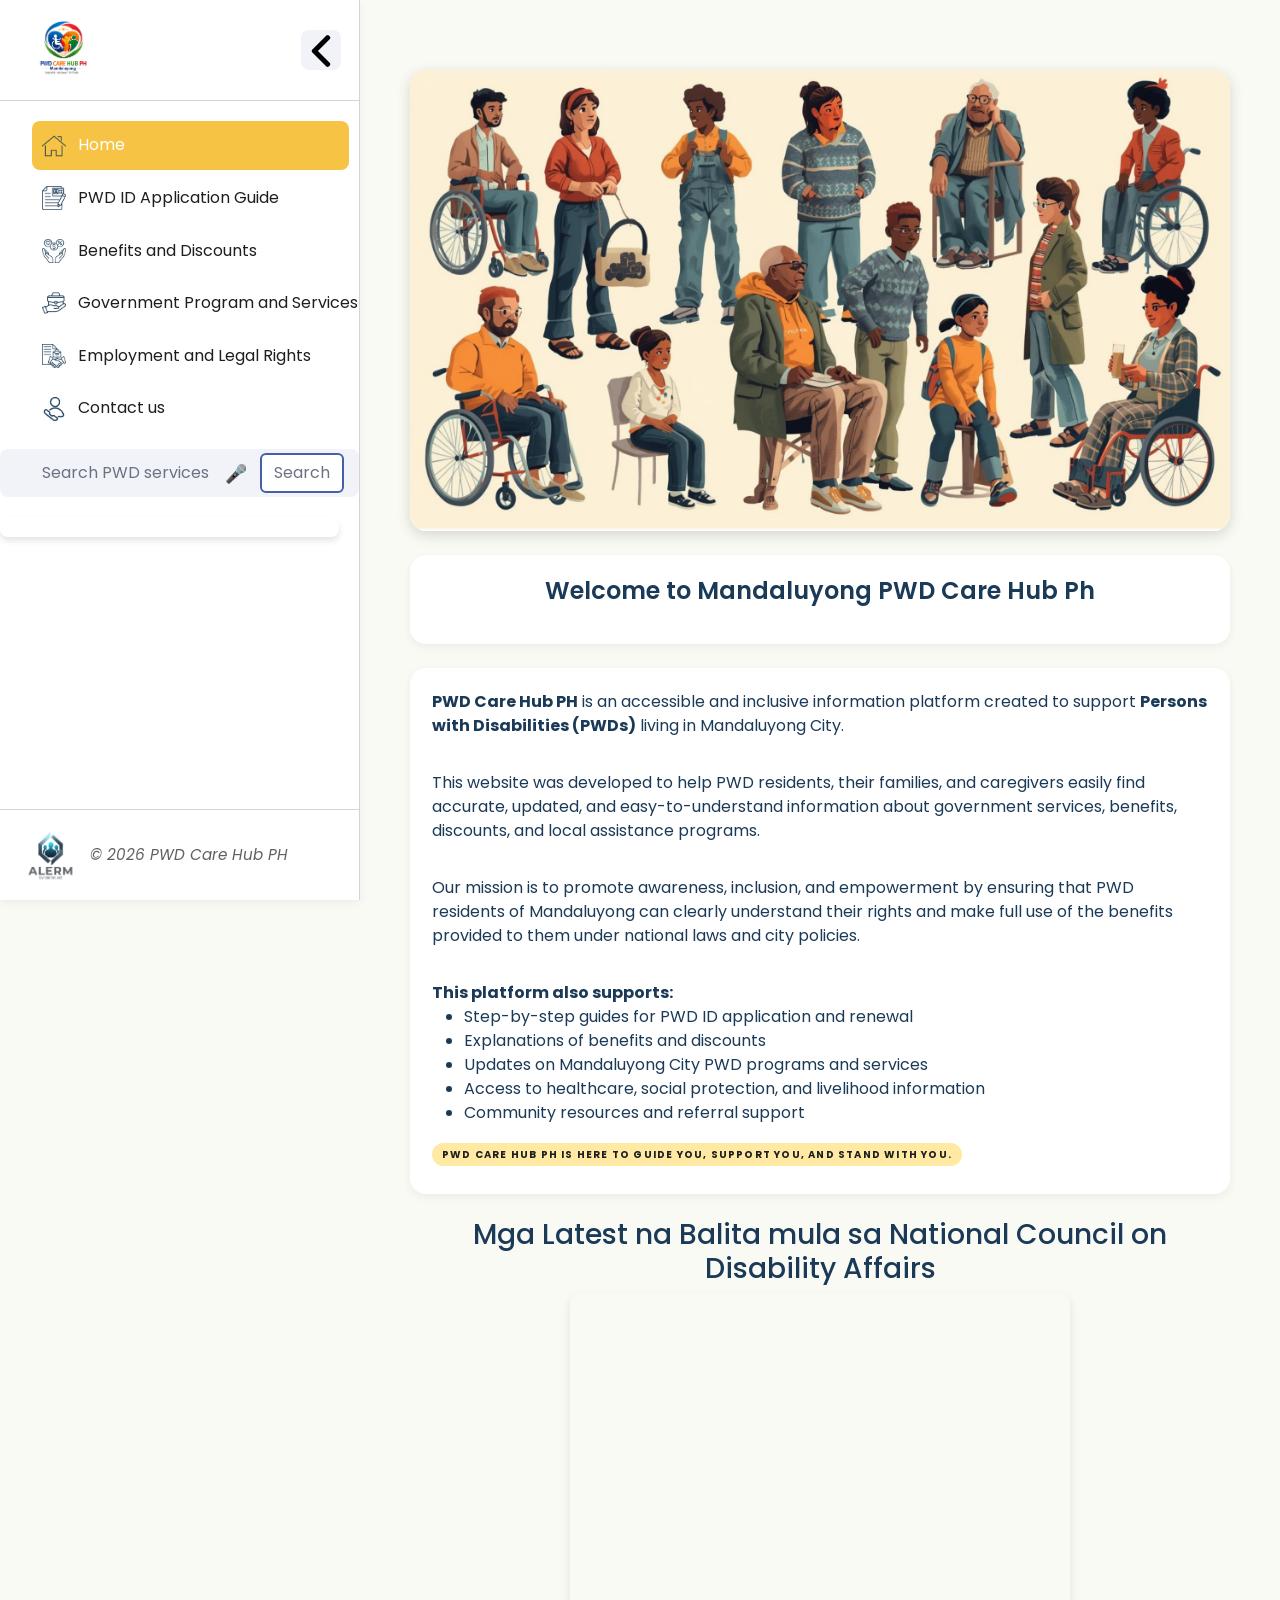
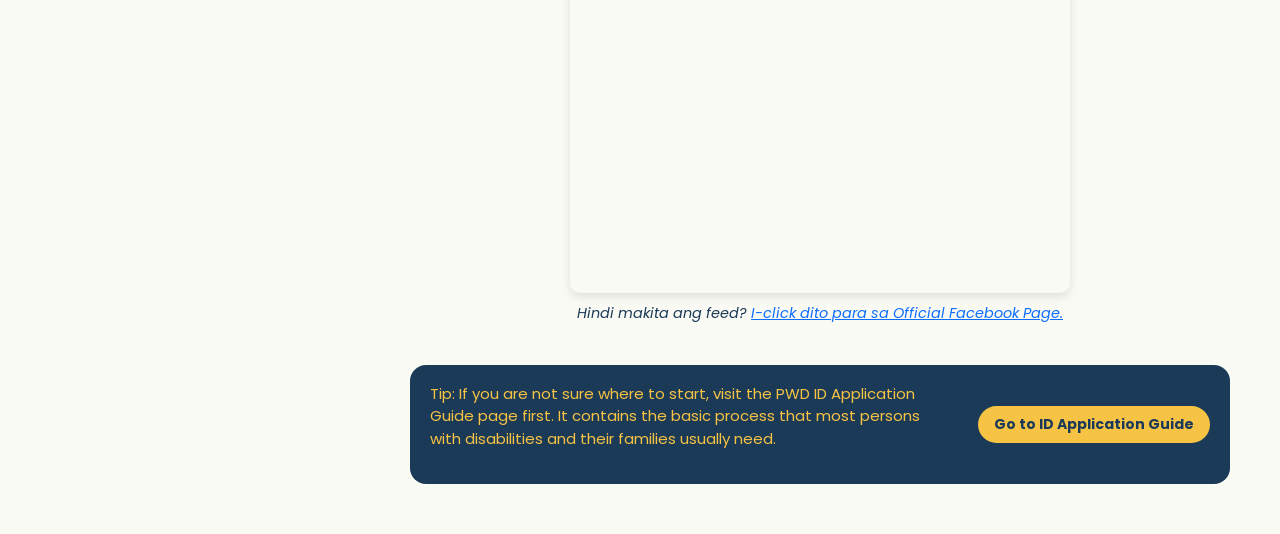
<file: home.html>
<!doctype html>
<html lang="en">
  <head>
    <meta charset="UTF-8" />
    <meta name="viewport" content="width=device-width, initial-scale=1.0" />
    <title>Home Page</title>
    <link
      href="https://cdn.jsdelivr.net/npm/bootstrap@5.3.8/dist/css/bootstrap.min.css"
      rel="stylesheet"
      integrity="sha384-sRIl4kxILFvY47J16cr9ZwB07vP4J8+LH7qKQnuqkuIAvNWLzeN8tE5YBujZqJLB"
      crossorigin="anonymous"
    />
    <link rel="stylesheet" href="style.css" />
  </head>

  <body>
    <!----- site navbar ----->
    <nav class="site-nav">
      <button class="sidebar-toggle">
        <span class="material-symbols-rounded"
          ><img src="media assets/menu.png"
        /></span>
      </button>
    </nav>

    <div class="layout-wrapper">
      <!----- START OF SIDEBAR NAV ------>
      <aside class="sidebar">
        <header class="sidebar-header">
          <a href="index.html"
            ><img
              src="media assets/logo.png"
              alt="PWDCareHubPH"
              class="header-logo"
          /></a>
          <!-- <span class="header-title">Mandaluyong </br>PWD Care Hub PH</span> -->
          <button class="sidebar-toggle">
            <span class="material-symbols-rounded"
              ><img src="media assets/left-arrow.png"
            /></span>
          </button>
        </header>

        <div class="sidebar-content">
          <!-- MENU LIST -->
          <ul class="menu-list">
            <li class="menu-item">
              <a href="home.html" class="menu-link active">
                <span class="material-symbols-rounded"
                  ><img src="media assets/home_icon.png" class="icon"
                /></span>
                <span class="menu-label">Home</span>
              </a>
            </li>
            <li class="menu-item">
              <a href="pwdIdApp.html" class="menu-link">
                <span class="material-symbols-rounded"
                  ><img src="media assets/pwdIdApp_icon.png" class="icon"
                /></span>
                <span class="menu-label">PWD ID Application Guide</span>
              </a>
            </li>
            <li class="menu-item">
              <a href="benefits.html" class="menu-link">
                <span class="material-symbols-rounded"
                  ><img src="media assets/benefits_icon.png" class="icon"
                /></span>
                <span class="menu-label">Benefits and Discounts</span>
              </a>
            </li>
            <li class="menu-item">
              <a href="program.html" class="menu-link">
                <span class="material-symbols-rounded"
                  ><img
                    src="media assets/programservices_icon.png"
                    class="icon"
                /></span>
                <span class="menu-label">Government Program and Services</span>
              </a>
            </li>
            <li class="menu-item">
              <a href="employment.html" class="menu-link">
                <span class=""
                  ><img src="media assets/employment_icon.png" class="icon"
                /></span>
                <span class="menu-label">Employment and Legal Rights</span>
              </a>
            </li>
            <li class="menu-item">
              <a href="contactus.html" class="menu-link">
                <span class="material-symbols-rounded"
                  ><img src="media assets/contactus_icon.png" class="icon"
                /></span>
                <span class="menu-label">Contact us</span>
              </a>
            </li>
          </ul>
          <!-- SEARCH FORM -->
          <form
            class="search-form"
            role="search"
            onsubmit="performSearch(event)"
            style="position: relative; width: 100%; max-width: 600px"
          >
            <div style="position: relative; flex: 1">
              <input
                class="form-control"
                type="search"
                id="searchInput"
                placeholder="Search PWD services"
                aria-label="Search PWD website"
                onkeydown="handleKey(event)"
                style="padding-right: 50px; width: 100%"
              />
              <button
                class="btn"
                type="button"
                onclick="startVoiceSearch()"
                aria-label="Voice search"
                style="
                  position: absolute;
                  right: 8px;
                  top: 50%;
                  transform: translateY(-50%);
                  background: none;
                  border: none;
                  font-size: 18px;
                  cursor: pointer;
                  padding: 5px;
                  z-index: 10;
                "
              >
                🎤
              </button>
            </div>
            <button
              class="btn btn-outline-success"
              type="submit"
              aria-label="Submit search"
            >
              Search
            </button>
          </form>
          <div id="results" role="region" aria-live="polite"></div>

        </div>
          <!------ SIDEBAR FOOTER  -------->
          <div class="sidebar-footer" role="contentinfo">
            <a
              href="#"
              class="sidebar-footer-link"
              aria-label="PWD Care Hub PH"
            >
              <img
                src="media assets/team logo.png"
                alt="PWD Care Hub PH logo"
                class="footer-logo"
              />
              <span class="footer-text">&copy; 2026 PWD Care Hub PH</span>
            </a>
          </div>
      </aside>
      <!----- END OF SIDEBAR NAV ------>

      <!----- START OF PAGE CONTENTS ------>
      <div class="main-content">
        <div class="home-background">
          <!-- ============ START OF STEP BY STEP PROCESS ====== -->
          <div>
            <!-------------------------- HEADER BANNER -------------------------->
            <img
              src="media assets/background.png"
              alt="PWD Banner"
              class="home-banner"
            />
            <!-------------------------- END HEADER BANNER --------------------------->

            <header class="page-header">
              <div class="step-list text-card">
                <h1 class="page-title">
                  Welcome to Mandaluyong PWD Care Hub Ph
                </h1>
              </div>
            </header>

            <section class="step-list text-card">
              <span>
                <strong>PWD Care Hub PH</strong> is an accessible and inclusive
                information platform created to support
                <strong>Persons with Disabilities (PWDs)</strong> living in
                Mandaluyong City.
              </span>
              <span
                ><hr style="visibility: hidden" />
                This website was developed to help PWD residents, their
                families, and caregivers easily find accurate, updated, and
                easy-to-understand information about government services,
                benefits, discounts, and local assistance programs.
              </span>
              <span
                ><hr style="visibility: hidden" />
                Our mission is to promote awareness, inclusion, and empowerment
                by ensuring that PWD residents of Mandaluyong can clearly
                understand their rights and make full use of the benefits
                provided to them under national laws and city policies.
              </span>
              <span
                ><hr style="visibility: hidden" />
                <strong>This platform also supports:</strong>
              </span>
              <ul>
                <li>Step-by-step guides for PWD ID application and renewal</li>
                <li>Explanations of benefits and discounts</li>
                <li>Updates on Mandaluyong City PWD programs and services</li>
                <li>
                  Access to healthcare, social protection, and livelihood
                  information
                </li>
                <li>Community resources and referral support</li>
              </ul>
              <span class="page-badge" style="align-items: center">
                <b
                  >PWD Care Hub PH is here to guide you, support you, and stand
                  with you.</b
                ></span
              >
            </section>

            <div
              class="fb-container"
              style="text-align: center; margin: 20px 0"
            >
              <h3>Mga Latest na Balita mula sa National Council on Disability Affairs</h3>

              <iframe
                src="https://www.facebook.com/plugins/page.php?href=https%3A%2F%2Fwww.facebook.com%2Fncdagovph&tabs=timeline&width=500&height=600&small_header=false&adapt_container_width=true&hide_cover=false&show_facepile=true&appId"
                width=""
                height="600"
                style="
                  border: none;
                  overflow: hidden;
                  border-radius: 10px;
                  box-shadow: 0px 4px 10px rgba(0, 0, 0, 0.1);
                  width: 100%;
                  max-width: 500px;
                "
                scrolling="no"
                frameborder="0"
                allowfullscreen="true"
                allow="
                  autoplay;
                  clipboard-write;
                  encrypted-media;
                  picture-in-picture;
                  web-share;
                "
              >
              </iframe>
              
              <p style="margin-top: 10px; font-size: 0.9em">
                <i
                  >Hindi makita ang feed?
                  <a
                    href="https://www.facebook.com/ncdagovph"
                    target="_blank"
                    >I-click dito para sa Official Facebook Page.</a
                  ></i
                >
              </p>
            </div>

            <section class="highlight-box">
              <p class="highlight-text">
                Tip: If you are not sure where to start, visit the PWD ID
                Application Guide page first. It contains the basic process that
                most persons with disabilities and their families usually need.
              </p>
              <a href="pwdIdApp.html">
                <button class="highlight-cta">
                  Go to ID Application Guide
                </button>
              </a>
            </section>
          </div>
          <!-- ============ END OF STEP BY STEP PROCESS ====== -->
        </div>
      </div>
      <!----- END OF PAGE CONTENTS ----->
    </div>

    <!------- SCROLL TO TOP BUTTON --------->
    <button id="go-to-top-button" class="btn hidden">Go to Top</button>

    <!---------------- SCRIPTS ----------------->
    <script src="https://cdn.jsdelivr.net/npm/bootstrap@5.3.8/dist/js/bootstrap.bundle.min.js"></script>
    <script src="script.js"></script>
    <script src="scrollToTop.js"></script>
    <script src="search.js"></script>
  </body>
</html>
</file>
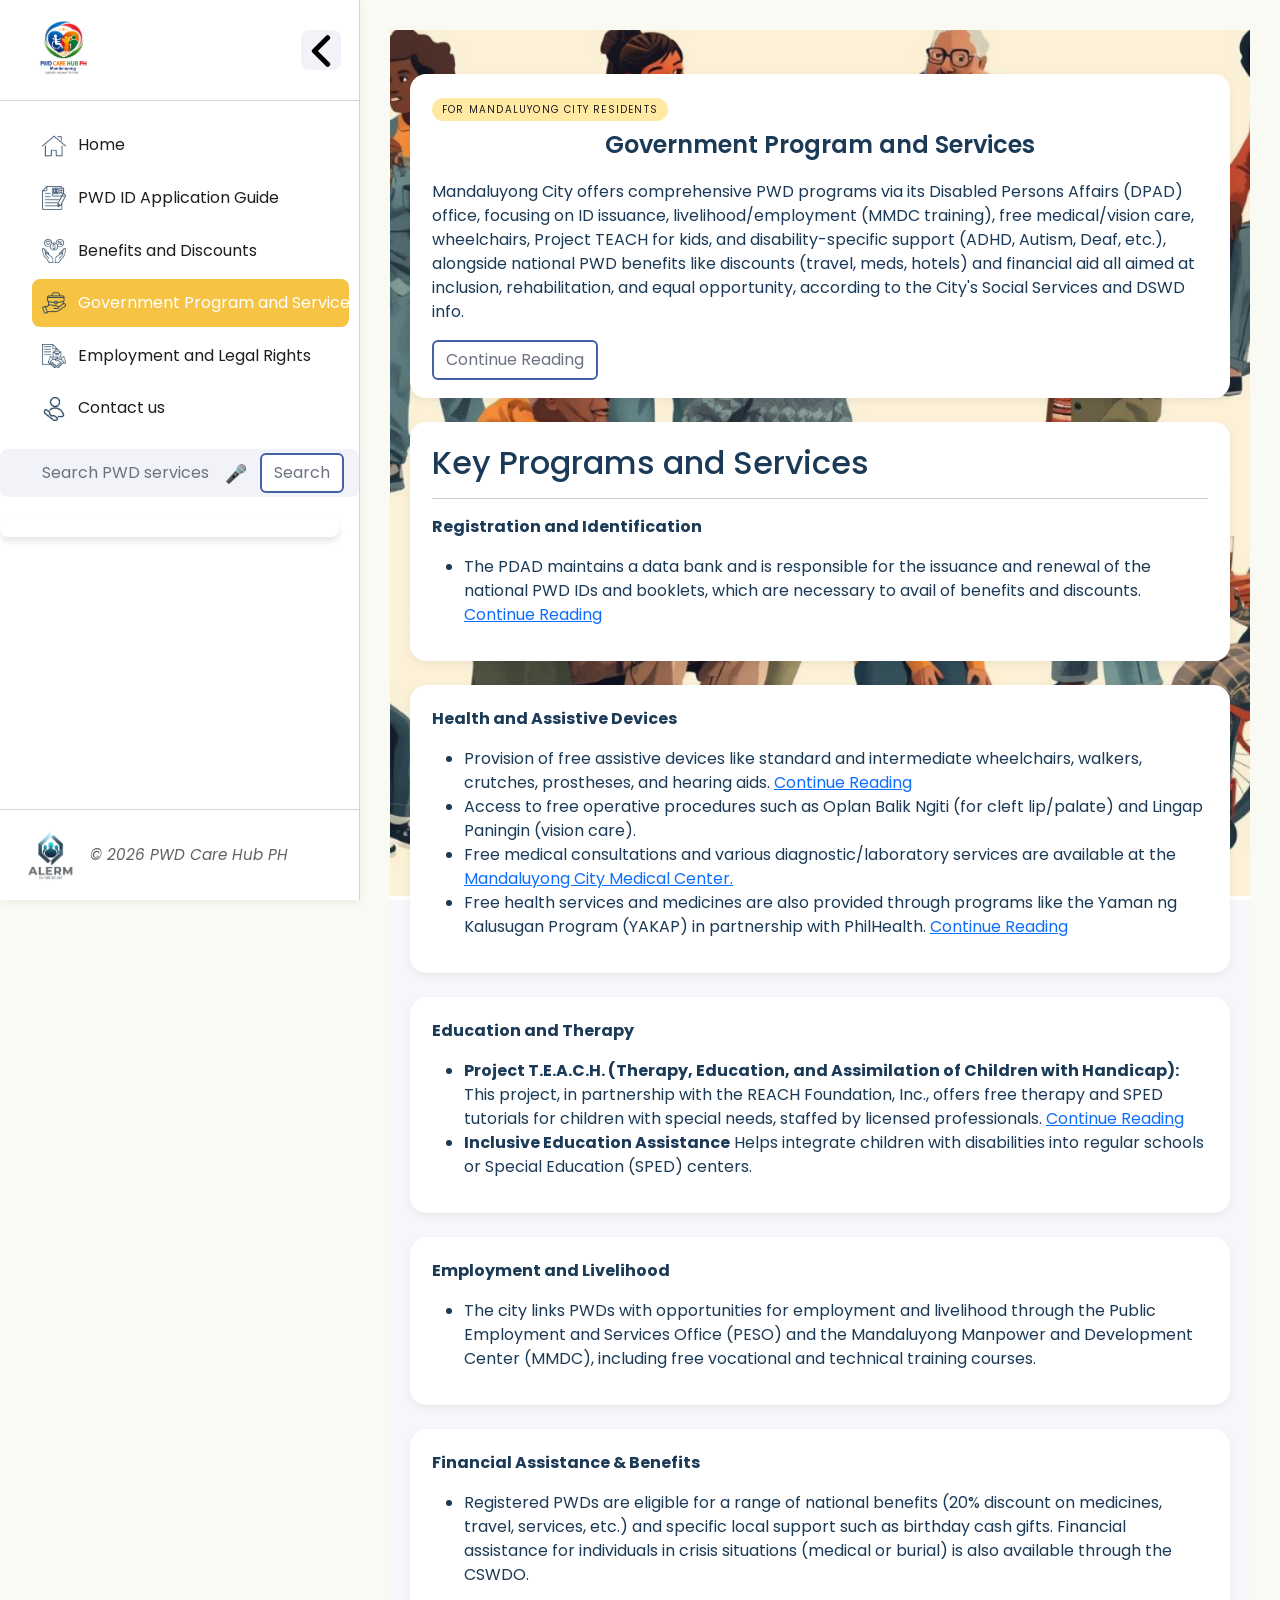
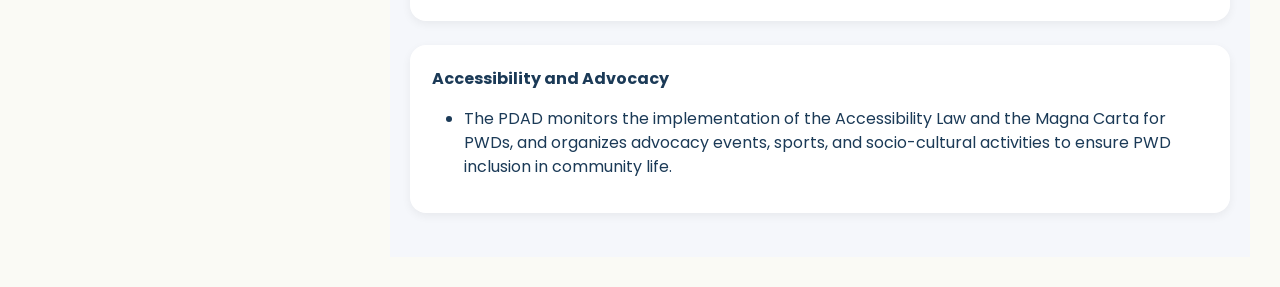
<file: program.html>
<!doctype html>
<html lang="en">
  <head>
    <meta charset="UTF-8" />
    <meta name="viewport" content="width=device-width, initial-scale=1.0" />
    <title>Goverment Program and Services</title>
    <link
      href="https://cdn.jsdelivr.net/npm/bootstrap@5.3.8/dist/css/bootstrap.min.css"
      rel="stylesheet"
      integrity="sha384-sRIl4kxILFvY47J16cr9ZwB07vP4J8+LH7qKQnuqkuIAvNWLzeN8tE5YBujZqJLB"
      crossorigin="anonymous"
    />
    <link rel="stylesheet" href="style.css" />
    <link rel="stylesheet" href="effects.css" />
  </head>
  <body>
    <!----- site navbar ----->
    <nav class="site-nav">
      <button class="sidebar-toggle">
        <span class="material-symbols-rounded"
          ><img src="media assets/menu.png"
        /></span>
      </button>
    </nav>

    <!----- START OF PAGE BODY (SIDEBAR AND CONTENTS) ------>
    <div class="layout-wrapper">
      <!----- START OF SIDEBAR NAV ------>
      <aside class="sidebar">
        <header class="sidebar-header">
          <a href="index.html"
            ><img
              src="media assets/logo.png"
              alt="PWDCareHubPH"
              class="header-logo"
          /></a>
          <!-- <span class="menu-label">PWD Care Hub PH</span> -->
          <button class="sidebar-toggle">
            <span class="material-symbols-rounded"
              ><img src="media assets/left-arrow.png"
            /></span>
          </button>
        </header>

        <div class="sidebar-content">
          <!-- MENU LIST -->
          <ul class="menu-list">
            <li class="menu-item">
              <a href="home.html" class="menu-link">
                <span class="material-symbols-rounded"
                  ><img src="media assets/home_icon.png" class="icon"
                /></span>
                <span class="menu-label">Home</span>
              </a>
            </li>
            <li class="menu-item">
              <a href="pwdIdApp.html" class="menu-link">
                <span class="material-symbols-rounded"
                  ><img src="media assets/pwdIdApp_icon.png" class="icon"
                /></span>
                <span class="menu-label">PWD ID Application Guide</span>
              </a>
            </li>
            <li class="menu-item">
              <a href="benefits.html" class="menu-link">
                <span class="material-symbols-rounded"
                  ><img src="media assets/benefits_icon.png" class="icon"
                /></span>
                <span class="menu-label">Benefits and Discounts</span>
              </a>
            </li>
            <li class="menu-item">
              <a href="program.html" class="menu-link active">
                <span class="material-symbols-rounded"
                  ><img
                    src="media assets/programservices_icon.png"
                    class="icon"
                /></span>
                <span class="menu-label">Government Program and Services</span>
              </a>
            </li>
            <li class="menu-item">
              <a href="employment.html" class="menu-link">
                <span class=""
                  ><img src="media assets/employment_icon.png" class="icon"
                /></span>
                <span class="menu-label">Employment and Legal Rights</span>
              </a>
            </li>
            <li class="menu-item">
              <a href="contactus.html" class="menu-link">
                <span class="material-symbols-rounded"
                  ><img src="media assets/contactus_icon.png" class="icon"
                /></span>
                <span class="menu-label">Contact us</span>
              </a>
            </li>
          </ul>
          <!-- SEARCH FORM -->
          <form
            class="search-form"
            role="search"
            onsubmit="performSearch(event)"
            style="position: relative; width: 100%; max-width: 600px"
          >
            <div style="position: relative; flex: 1">
              <input
                class="form-control"
                type="search"
                id="searchInput"
                placeholder="Search PWD services"
                aria-label="Search PWD website"
                onkeydown="handleKey(event)"
                style="padding-right: 50px; width: 100%"
              />
              <button
                class="btn"
                type="button"
                onclick="startVoiceSearch()"
                aria-label="Voice search"
                style="
                  position: absolute;
                  right: 8px;
                  top: 50%;
                  transform: translateY(-50%);
                  background: none;
                  border: none;
                  font-size: 18px;
                  cursor: pointer;
                  padding: 5px;
                  z-index: 10;
                "
              >
                🎤
              </button>
            </div>
            <button
              class="btn btn-outline-success"
              type="submit"
              aria-label="Submit search"
            >
              Search
            </button>
          </form>
          <div id="results" role="region" aria-live="polite"></div>

        </div>
          <!------ SIDEBAR FOOTER  -------->
          <div class="sidebar-footer" role="contentinfo">
            <a
              href="#"
              class="sidebar-footer-link"
              aria-label="PWD Care Hub PH"
            >
              <img
                src="media assets/team logo.png"
                alt="PWD Care Hub PH logo"
                class="footer-logo"
              />
              <span class="footer-text">&copy; 2026 PWD Care Hub PH</span>
            </a>
          </div>
      </aside>
      <!----- START OF SIDEBAR NAV ------>

      <!----- START OF PAGE CONTENTS ------>
      <div class="main-content">
        <div class="background">
          <!-- ============ START OF PROGRAM AND SERVICES ====== -->
          <div>
            <header class="page-header">
              <div class="step-list text-card">
                <span class="page-badge">FOR MANDALUYONG CITY RESIDENTS</span>
                <h1 class="page-title">Government Program and Services</h1>
                <p class="page-description">
                  Mandaluyong City offers comprehensive PWD programs via its
                  Disabled Persons Affairs (DPAD) office, focusing on ID issuance,
                  livelihood/employment (MMDC training), free medical/vision care,
                  wheelchairs, Project TEACH for kids, and disability-specific
                  support (ADHD, Autism, Deaf, etc.), alongside national PWD
                  benefits like discounts (travel, meds, hotels) and financial aid
                  all aimed at inclusion, rehabilitation, and equal opportunity,
                  according to the City's Social Services and DSWD info.
                </p>

            <a href="https://mandaluyong.gov.ph/government/city-support-offices/persons-with-disabilities-affairs-division/;" target="_blank" rel="noopener noreferrer"><button
              class="btn btn-outline-success" type="button" aria-label="Learn more about PWD benefits"
            >
              Continue Reading
            </button></a>    

              </div>
            </header>

            <section class="step-list text-card">
              <h2>Key Programs and Services</h2>
              <hr />
              
              <p><strong>Registration and Identification</strong></p>
              <ul>
                <li>The PDAD maintains a data bank and is responsible for the issuance and renewal of the national PWD IDs and booklets, which are necessary to avail of benefits and discounts.
                  <a href="https://mandaluyong.gov.ph/person-with-disabilities-affairs-division/#ISSUANCEOFTHENATIONALPWDIDENTIFICATIONCARD"
                    class="link-primary">
                    Continue Reading
                  </a>
                </li>
              </ul>
            </section>

            <section class="step-list text-card">
              <p><strong>Health and Assistive Devices</strong></p>
              <ul>
                <li>Provision of free assistive devices like standard and intermediate wheelchairs, walkers, crutches, prostheses, and hearing aids.
                  <a href="https://mandaluyong.gov.ph/person-with-disabilities-affairs-division/#REQUESTFORASSISTIVEDEVICES"
                    class="link-primary">
                    Continue Reading
                  </a>
                </li>
                <li>Access to free operative procedures such as Oplan Balik Ngiti (for cleft lip/palate) and Lingap Paningin (vision care).</li>
                <li>
                  Free medical consultations and various diagnostic/laboratory services are available at the
                  <a href="https://www.google.com/viewer/place?mid=/g/11bysjxzmb&sa=X&ved=2ahUKEwirv_mj_7aRAxWmklYBHRMZB74QqdYPegQIBRAG"
                    class="link-primary">
                    Mandaluyong City Medical Center.
                  </a>
                </li>
                <li>Free health services and medicines are also provided through programs like the Yaman ng Kalusugan Program (YAKAP) in partnership with PhilHealth.
                  <a href="https://mandaluyong.gov.ph/person-with-disabilities-affairs-division/#REFERRALsREQUESTFORAUDIOLOGICALORHEARINGTESTANDPSYCHOLOGICALASSESSMENT"
                    class="link-primary">
                    Continue Reading
                  </a>
                </li>
              </ul>
            </section>

            <section class="step-list text-card">
              <p><strong>Education and Therapy</strong></p>
              <ul>
                <li><strong>Project T.E.A.C.H. (Therapy, Education, and Assimilation of Children with Handicap):</strong> This project, in partnership with the REACH Foundation, Inc., offers free therapy and SPED tutorials for children with special needs, staffed by licensed professionals.
                  <a href="https://mandaluyong.gov.ph/project-t-e-a-c-h/"
                    class="link-primary">
                    Continue Reading
                  </a>
                </li>
                <li><strong>Inclusive Education Assistance</strong> Helps integrate children with disabilities into regular schools or Special Education (SPED) centers.</li>
              </ul>
            </section>
            <section class="step-list text-card">
                <p><strong>Employment and Livelihood</strong></p>
              <ul>
                <li>The city links PWDs with opportunities for employment and livelihood through the Public Employment and Services Office (PESO) and the Mandaluyong Manpower and Development Center (MMDC), including free vocational and technical training courses.</li>
              </ul>
            </section>

            <section class="step-list text-card">
                <p><strong>Financial Assistance & Benefits</strong></p>
                <ul>
                <li>Registered PWDs are eligible for a range of national benefits (20% discount on medicines, travel, services, etc.) and specific local support such as birthday cash gifts. Financial assistance for individuals in crisis situations (medical or burial) is also available through the CSWDO.</li>
              </ul>
            </section>

            <section class="step-list text-card">
                <p><strong>Accessibility and Advocacy</strong></p>
              <ul>
                <li>The PDAD monitors the implementation of the Accessibility Law and the Magna Carta for PWDs, and organizes advocacy events, sports, and socio-cultural activities to ensure PWD inclusion in community life.</li>
              </ul>
            </section>

          </div>
          <!-- ============ END OF PROGRAM AND SERVICES  ====== -->
        </div>
      </div>
      <!----- END OF PAGE CONTENTS ----->

    </div>
    <!----- END OF PAGE BODY ------>
    
    <!------- SCROLL TO TOP BUTTON --------->
    <button id="go-to-top-button" class="btn hidden">Go to Top</button>


    <!---------------- SCRIPTS ----------------->
    <script
      src="https://cdn.jsdelivr.net/npm/bootstrap@5.3.8/dist/js/bootstrap.bundle.min.js"
      integrity="sha384-FKyoEForCGlyvwx9Hj09JcYn3nv7wiPVlz7YYwJrWVcXK/BmnVDxM+D2scQbITxI"
      crossorigin="anonymous"
    ></script>
    <script src="	https://cdn.jsdelivr.net/npm/bootstrap@5.3.8/dist/js/bootstrap.bundle.min.js"></script>
    <script src="scrollToTop.js"></script>
    <script src="script.js"></script>
    <script src="search.js"></script>
    <script src="effects.js"></script>
  </body>
</html>
</file>
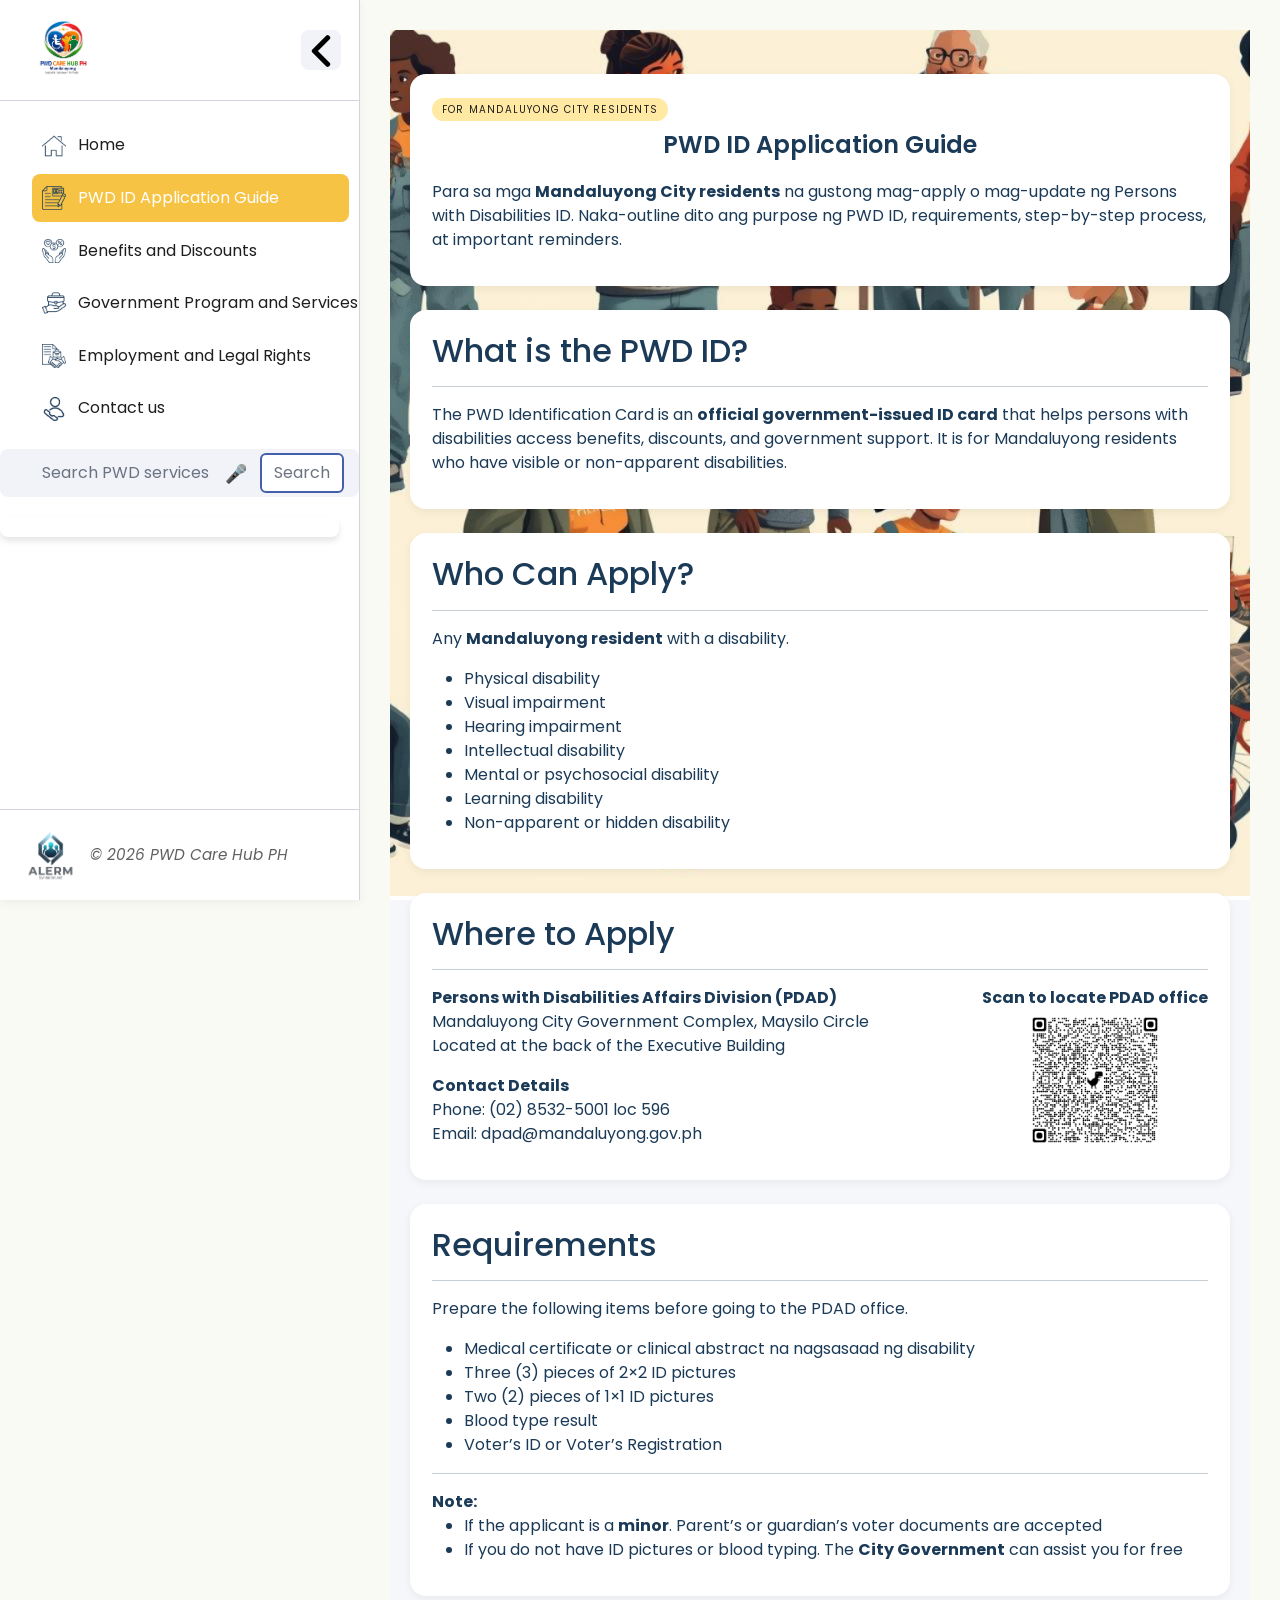
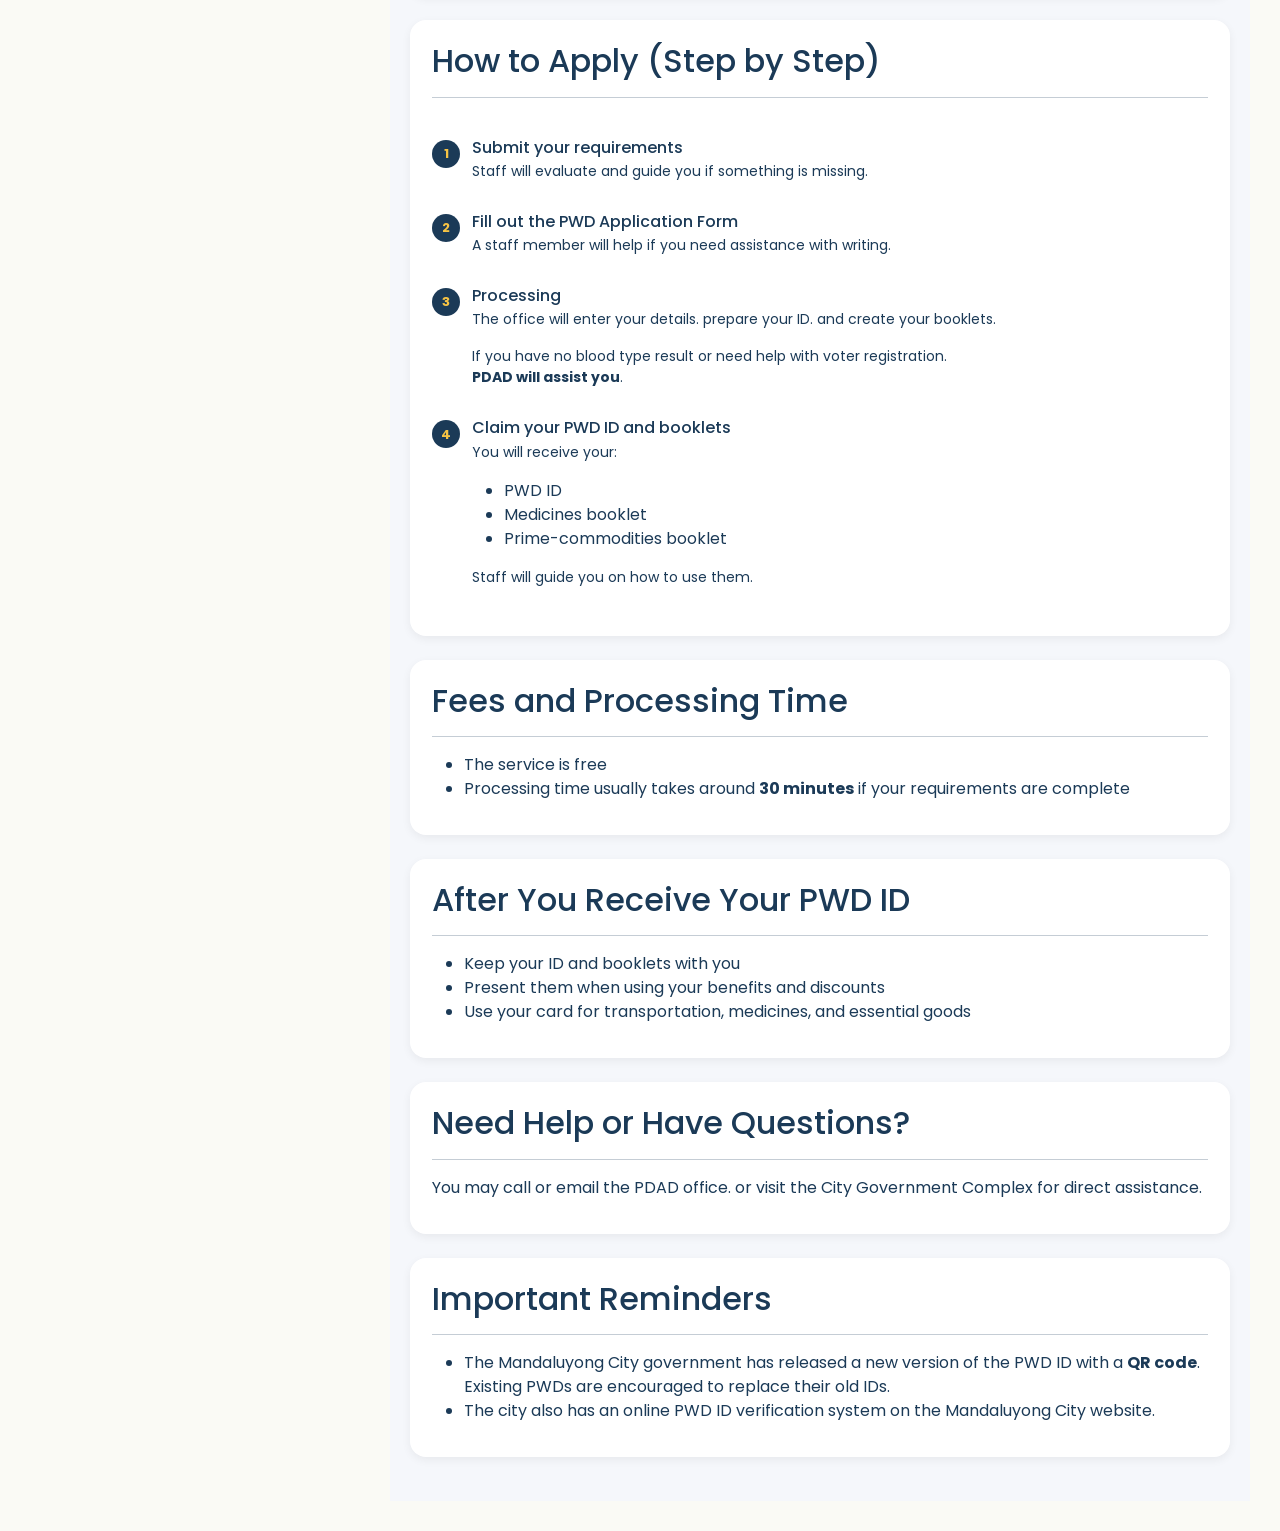
<file: pwdIdApp.html>
<!doctype html>
<html lang="en">
  <head>
    <meta charset="UTF-8" />
    <meta name="viewport" content="width=device-width, initial-scale=1.0" />

    <title>PWD ID Application Guide</title>
    <link
      href="https://cdn.jsdelivr.net/npm/bootstrap@5.3.8/dist/css/bootstrap.min.css"
      rel="stylesheet"
      integrity="sha384-sRIl4kxILFvY47J16cr9ZwB07vP4J8+LH7qKQnuqkuIAvNWLzeN8tE5YBujZqJLB"
      crossorigin="anonymous"
    />
    <link rel="stylesheet" href="style.css" />
    <link rel="stylesheet" href="effects.css" />
    <!-- <link
      href="https://cdn.jsdelivr.net/npm/bootstrap-icons@1.11.3/font/bootstrap-icons.css"
      rel="stylesheet"
    /> -->
  </head>
  <body>
    <!----- site navbar ----->
    <nav class="site-nav">
      <button class="sidebar-toggle">
        <span class="material-symbols-rounded"
          ><img src="media assets/menu.png"
        /></span>
      </button>
    </nav>

    <div class="layout-wrapper">
      <!----- START OF SIDEBAR NAV ------>
      <aside class="sidebar">
        <header class="sidebar-header">
          <a href="index.html"
            ><img
              src="media assets/logo.png"
              alt="PWDCareHubPH"
              class="header-logo"
          /></a>
          <!-- <span class="menu-label">PWD Care Hub PH</span> -->
          <button class="sidebar-toggle">
            <span class="material-symbols-rounded"
              ><img src="media assets/left-arrow.png"
            /></span>
          </button>
        </header>

        <div class="sidebar-content">
          <!-- MENU LIST -->
          <ul class="menu-list">
            <li class="menu-item">
              <a href="home.html" class="menu-link">
                <span class="material-symbols-rounded"
                  ><img src="media assets/home_icon.png" class="icon"
                /></span>
                <span class="menu-label">Home</span>
              </a>
            </li>
            <li class="menu-item">
              <a href="pwdIdApp.html" class="menu-link active">
                <span class="material-symbols-rounded"
                  ><img src="media assets/pwdIdApp_icon.png" class="icon"
                /></span>
                <span class="menu-label">PWD ID Application Guide</span>
              </a>
            </li>
            <li class="menu-item">
              <a href="benefits.html" class="menu-link">
                <span class="material-symbols-rounded"
                  ><img src="media assets/benefits_icon.png" class="icon"
                /></span>
                <span class="menu-label">Benefits and Discounts</span>
              </a>
            </li>
            <li class="menu-item">
              <a href="program.html" class="menu-link">
                <span class="material-symbols-rounded"
                  ><img
                    src="media assets/programservices_icon.png"
                    class="icon"
                /></span>
                <span class="menu-label">Government Program and Services</span>
              </a>
            </li>
            <li class="menu-item">
              <a href="employment.html" class="menu-link">
                <span class=""
                  ><img src="media assets/employment_icon.png" class="icon"
                /></span>
                <span class="menu-label">Employment and Legal Rights</span>
              </a>
            </li>
            <li class="menu-item">
              <a href="contactus.html" class="menu-link">
                <span class="material-symbols-rounded"
                  ><img src="media assets/contactus_icon.png" class="icon"
                /></span>
                <span class="menu-label">Contact us</span>
              </a>
            </li>
          </ul>
          <!-- SEARCH FORM -->
          <form
            class="search-form"
            role="search"
            onsubmit="performSearch(event)"
            style="position: relative; width: 100%; max-width: 600px"
          >
            <div style="position: relative; flex: 1">
              <input
                class="form-control"
                type="search"
                id="searchInput"
                placeholder="Search PWD services"
                aria-label="Search PWD website"
                onkeydown="handleKey(event)"
                style="padding-right: 50px; width: 100%"
              />
              <button
                class="btn"
                type="button"
                onclick="startVoiceSearch()"
                aria-label="Voice search"
                style="
                  position: absolute;
                  right: 8px;
                  top: 50%;
                  transform: translateY(-50%);
                  background: none;
                  border: none;
                  font-size: 18px;
                  cursor: pointer;
                  padding: 5px;
                  z-index: 10;
                "
              >
                🎤
              </button>
            </div>
            <button
              class="btn btn-outline-success"
              type="submit"
              aria-label="Submit search"
            >
              Search
            </button>
          </form>
          <div id="results" role="region" aria-live="polite"></div>

        </div>
          <!-- SIDEBAR FOOTER  -->
          <div class="sidebar-footer" role="contentinfo">
            <a
              href="#"
              class="sidebar-footer-link"
              aria-label="PWD Care Hub PH"
            >
              <img
                src="media assets/team logo.png"
                alt="PWD Care Hub PH logo"
                class="footer-logo"
              />
              <span class="footer-text">&copy; 2026 PWD Care Hub PH</span>
            </a>
          </div>
      </aside>
      <!----- START OF SIDEBAR NAV ------>

      <!----- START OF PAGE CONTENTS ------>
      <div class="main-content">
        <div class="background">
          <!-- ============ START OF STEP BY STEP PROCESS ====== -->
          <div>
            <header class="page-header">
              <div class="step-list text-card">
                <span class="page-badge">FOR MANDALUYONG CITY RESIDENTS</span>
                <h1 class="page-title">PWD ID Application Guide</h1>
                <p class="page-description">
                  Para sa mga <strong>Mandaluyong City residents</strong> na
                  gustong mag-apply o mag-update ng Persons with Disabilities
                  ID. Naka-outline dito ang purpose ng PWD ID, requirements,
                  step-by-step process, at important reminders.
                </p>
              </div>
            </header>

            <section class="step-list text-card">
              <h2>What is the PWD ID?</h2>
              <hr />
              <p>
                The PWD Identification Card is an
                <strong>official government-issued ID card</strong>
                that helps persons with disabilities access benefits, discounts,
                and government support. It is for Mandaluyong residents who have
                visible or non-apparent disabilities.
              </p>
            </section>

            <section class="step-list text-card">
              <h2>Who Can Apply?</h2>
              <hr />
              <p>
                Any <strong>Mandaluyong resident</strong> with a disability.
              </p>
              <ul>
                <li>Physical disability</li>
                <li>Visual impairment</li>
                <li>Hearing impairment</li>
                <li>Intellectual disability</li>
                <li>Mental or psychosocial disability</li>
                <li>Learning disability</li>
                <li>Non-apparent or hidden disability</li>
              </ul>
            </section>

            <section class="step-list text-card">
              <h2>Where to Apply</h2>
              <hr />
              <div class="d-flex align-items-start gap-3 flex-wrap">
                <div class="flex-grow-1">
                  <p>
                    <strong
                      >Persons with Disabilities Affairs Division (PDAD)</strong
                    ><br />
                    Mandaluyong City Government Complex, Maysilo Circle<br />
                    Located at the back of the Executive Building
                  </p>
                  <p>
                    <strong>Contact Details</strong><br />
                    Phone: (02) 8532-5001 loc 596<br />
                    Email: dpad@mandaluyong.gov.ph
                  </p>
                </div>
                <div class="text-center">
                  <span><strong>Scan to locate PDAD office</strong></span>
                  <br />
                  <a href="media assets/qr code.png">
                    <img
                      src="media assets/qr code.png"
                      alt="QR Code"
                      class="qr-code-img"
                    />
                  </a>
                </div>
              </div>
            </section>

            <section class="step-list text-card">
              <h2>Requirements</h2>
              <hr />
              <p>
                Prepare the following items before going to the PDAD office.
              </p>
              <ul>
                <li>
                  Medical certificate or clinical abstract na nagsasaad ng
                  disability
                </li>
                <li>Three (3) pieces of 2×2 ID pictures</li>
                <li>Two (2) pieces of 1×1 ID pictures</li>
                <li>Blood type result</li>
                <li>Voter’s ID or Voter’s Registration</li>
              </ul>
              <hr />
              <strong>Note:</strong><br />
              <ul>
                <li>
                  If the applicant is a <b>minor</b>. Parent’s or guardian’s
                  voter documents are accepted
                </li>
                <li>
                  If you do not have ID pictures or blood typing. The
                  <b>City Government</b> can assist you for free
                </li>
              </ul>
            </section>

            <section class="step-list text-card">
              <h2>How to Apply (Step by Step)</h2>
              <hr />
              <br />
              <div class="step">
                <div class="step-number">1</div>
                <div class="step-content">
                  <h3>Submit your requirements</h3>
                  <p>
                    Staff will evaluate and guide you if something is missing.
                  </p>
                </div>
              </div>
              <div class="step">
                <div class="step-number">2</div>
                <div class="step-content">
                  <h3>Fill out the PWD Application Form</h3>
                  <p>
                    A staff member will help if you need assistance with
                    writing.
                  </p>
                </div>
              </div>
              <div class="step">
                <div class="step-number">3</div>
                <div class="step-content">
                  <h3>Processing</h3>
                  <p>
                    The office will enter your details. prepare your ID. and
                    create your booklets.
                  </p>
                  <p>
                    If you have no blood type result or need help with voter
                    registration.
                    <br /><strong>PDAD will assist you</strong>.
                  </p>
                </div>
              </div>
              <div class="step">
                <div class="step-number">4</div>
                <div class="step-content">
                  <h3>Claim your PWD ID and booklets</h3>
                  <p>You will receive your:</p>
                  <ul>
                    <li>PWD ID</li>
                    <li>Medicines booklet</li>
                    <li>Prime-commodities booklet</li>
                  </ul>
                  <p>Staff will guide you on how to use them.</p>
                </div>
              </div>
            </section>

            <section class="step-list text-card">
              <h2>Fees and Processing Time<br /></h2>
              <hr />
              <ul>
                <li>The service is free</li>
                <li>
                  Processing time usually takes around <b>30 minutes</b> if your
                  requirements are complete
                </li>
              </ul>
            </section>
            <section class="step-list text-card">
              <h2>After You Receive Your PWD ID</h2>
              <hr />
              <ul>
                <li>Keep your ID and booklets with you</li>
                <li>Present them when using your benefits and discounts</li>
                <li>
                  Use your card for transportation, medicines, and essential
                  goods
                </li>
              </ul>
            </section>
            <section class="step-list text-card">
              <h2>Need Help or Have Questions?</h2>
              <hr />
              <p>
                You may call or email the PDAD office. or visit the City
                Government Complex for direct assistance.
              </p>
            </section>
            <section class="step-list text-card">
              <h2>Important Reminders</h2>
              <hr />
              <ul>
                <li>
                  The Mandaluyong City government has released a new version of
                  the PWD ID with a <b>QR code</b>. Existing PWDs are encouraged
                  to replace their old IDs.
                </li>
                <li>
                  The city also has an online PWD ID verification system on the
                  Mandaluyong City website.
                </li>
              </ul>
            </section>
          </div>
          <!-- ============ END OF STEP BY STEP PROCESS ====== -->
        </div>
      </div>
      <!----- END OF PAGE CONTENTS ----->

      <!------- SCROLL TO TOP BUTTON --------->
      <button id="go-to-top-button" class="btn hidden">Go to Top</button>
    </div>

    <!---------------- SCRIPTS ----------------->
    <script
      src="https://cdn.jsdelivr.net/npm/bootstrap@5.3.8/dist/js/bootstrap.bundle.min.js"
      integrity="sha384-FKyoEForCGlyvwx9Hj09JcYn3nv7wiPVlz7YYwJrWVcXK/BmnVDxM+D2scQbITxI"
      crossorigin="anonymous"
    ></script>
    <script src="	https://cdn.jsdelivr.net/npm/bootstrap@5.3.8/dist/js/bootstrap.bundle.min.js"></script>
    <script src="scrollToTop.js"></script>
    <script src="script.js"></script>
    <script src="search.js"></script>
    <script src="effects.js"></script>
  </body>
</html>
</file>
<file: style.css>
@import url('https://fonts.googleapis.com/css2?family=Poppins:wght@400;0,600;0,700;1,500&display=swap');
/* <!----- #ID , .CLASS, *ALL---> */

* {
    margin: 0;
    padding: 0;
    box-sizing: border-box;
    font-family: "Poppins", sans-serif;
}

:root {
  --color-text-primary: #1E1E1E;        /* high-contrast readable text */
  --color-text-placeholder: #6B7280;    /* softer but still visible */
  --color-bg-primary: #FAFAF5;          /* soft light background */
  --color-bg-secondary: #F1F3F9;        /* gentle section contrast */
  --color-bg-sidebar: #FFFFFF;          /* clean navigation area */
  --color-border-hr: #D1D5DB;           /* visible but not harsh */
  --color-hover-primary: #F6C344;       /* deep accessible blue */
  --color-hover-secondary: #E6EBF5;     /* calm hover background */
  --color-shadow: rgba(0,0,0,0.05);
}

body {
    background: var(--color-bg-primary);
}

br {
        line-height: 150%;
}

.page-badge {
      display: inline-block;
      font-size: 10px;
      text-transform: uppercase;
      letter-spacing: 0.12em;
      color: var(--color-text-primary);
      background: #ffe9a3;
      padding: 4px 10px;
      border-radius: 999px;
      margin-bottom: 10px;
    }

/***** START OF SIDEBAR & SITE BAR *****/
.sidebar {
    position: sticky;
    top: 0;
    height: 100vh;
    width: 360px;
    display: flex;
    flex-direction: column;
    flex-shrink: 0;
    background: var(--color-bg-sidebar);
    border-right: 1px solid var(--color-border-hr);
    box-shadow: 0 3px 9px var(--color-shadow);
    transition: width 0.4s ease;
}

.sidebar.collapsed {
    width: 90px;
}

.sidebar .sidebar-header {
    display: flex;
    padding: 20px 18px;
    align-items: center;
    justify-content: space-between;
    border-bottom: 1px solid var(--color-border-hr);
}



.icon {
    height: 24px;
    width: 24px;
}

.qr-code-img {
  width: 140px;
  height: auto;
  max-width: 100%;
}

@media (max-width: 768px) {
  .qr-code-img {
    width: 100px;
    height: auto;
  }
}

@media (max-width: 576px) {
  .qr-code-img {
    width: 80px;
    height: auto;
    width: 100%;
  }
}

.sidebar-header .header-logo {
    width: 60px;
    height: 60px;
    object-fit: contain;
    display: block;
    border-radius: 0%;
    transition: opacity 0.4s ease;
    position: relative;
    left: 15px;
}

.sidebar.collapsed .sidebar-header .header-logo {
    opacity: 0;
    pointer-events: none;
}

.site-nav .sidebar-toggle,
.sidebar-header .sidebar-toggle {
    height: 40px;
    width: 40px;
    border: none;
    position: absolute;
    right: 18px;
    cursor: pointer;
    border-radius: 8px;
    display: flex;
    align-items: center;
    justify-content: center;
    color: var(--color-text-primary);
    background: var(--color-bg-secondary);
}

.sidebar.collapsed .sidebar-header .sidebar-toggle {
    height: 48px;
    width: 50px;
    transform: translateX(-2px);
}

.site-nav .sidebar-toggle,
.sidebar-header .sidebar-toggle:hover {
    background: var(--color-hover-secondary);
}

.sidebar-header .sidebar-toggle span {
    font-size: 1.75rem;
    transition: transform 0.4s ease;
}

.sidebar.collapsed .sidebar-toggle span {
    font-size: 1.75rem;
    transform: rotate(180deg);
}

.sidebar .sidebar-content {
    flex: 1;
    padding: 20px 0px;
    overflow: hidden auto;
    scrollbar-width: thin;
    scrollbar-color: var(--color-text-placeholder) transparent;
}

.sidebar.collapsed .sidebar-content {
    scrollbar-width: none;
}

.sidebar-content .search-form {
    min-height: 48px;
    border-radius: 8px;
    display: flex;
    padding: 0 15px;
    margin: 5px 0 20px;
    
    align-items: center;
    white-space: nowrap;
    background: var(--color-bg-secondary);
    transition: 0.4s ease;
}

.sidebar.collapsed .sidebar-content .search-form:hover {
    cursor: pointer;
}

.sidebar.collapsed .sidebar-content .search-form:hover,
.sidebar-content .search-form:focus-within {
    background: var(--color-hover-secondary);
}

.search-form input {
    border: none;
    background: none;
    outline: none;
    font-size: 1rem;
    width: 100%;
    margin-left: 15px;
    color: var(--color-text-primary);
}

.search-form span {
    color: var(--color-text-placeholder);
}

.search-form input::placeholder {
    color: var(--color-text-placeholder);
}

.sidebar-content .menu-list {
    display: flex;
    gap: 4px;
    flex-direction: column;
    list-style: none;
}

.menu-list .menu-link {
    text-decoration: none;
    display: flex;
    align-items: center;
    gap: 12px;
    white-space: nowrap;
    padding: 12px 10px;
    margin-right: 10px;
    border-radius: 8px;
    color: var(--color-text-primary);
    transition: 0.3s ease;
}

.menu-link .menu-label {
    transition: 0.3s ease;

}

.sidebar.collapsed .menu-link .menu-label {
    opacity: 0;
    pointer-events: none;

}



.menu-list .menu-link:is(:hover, .active) {
    color: #ffffff;
    background: var(--color-hover-primary);
}

.site-nav {
    display: none;
    position: sticky;
    top: 0;
    padding: 15px  20px;
    background: var(--color-bg-primary);
    border-bottom: 1px solid var(--color-border-hr);
}

.site-nav .sidebar-toggle {
    position: unset;
}

@media (max-width: 768px) {
    .site-nav {
        display: block;
    }
    .sidebar {
        position: fixed;
        left: 0;
        width: 330px;
        height: 100%;
        z-index: 20;
        transition: left 0.4s ease;
    }

    .sidebar.collapsed {
        left: -270px;
        width: 270px;
    }
}

.sidebar .sidebar-footer {
    padding: 15px  20px;
    white-space: nowrap;
    border-top: 1px solid var(--color-border-hr);
    display: flex;
    align-items: center;
    gap: 10px;
    background: var(--color-bg-sidebar);
    flex-shrink: 0;
}
.sidebar-footer .footer-logo {
  width: 60px;
  height: auto;
  display: inline-block;
}

.sidebar-footer-link {
    display: flex;
    align-items: center;
    gap: 10px;
    text-decoration: none;
    color: var(--color-text-primary);
    width: 100%;
}

.sidebar-footer .footer-text {
    font-size: 0.95rem;
    color: var(--color-text-primary);
    font-style: italic;
    opacity: 0.7;
}

/* Hide copyright text when sidebar is collapsed */
.sidebar.collapsed .sidebar-footer .footer-text {
  display: none !important;
}
/* Center footer when collapsed */
.sidebar.collapsed .sidebar-footer {
    justify-content: center;
    padding: 15px 0;
}

/***** END OF SIDEBAR & SITE BAR *****/

.layout-wrapper {
    display: flex;

}

.layout-wrapper .main-content {
    flex: 1;
    padding: 30px;
    color: var(--color-text-primary);
} 

.main-content .page-title {
    font-size: 1.5rem;
    font-weight: 600;
    margin-bottom: 20px;
    text-align: center;
}

.main-content .card {
  text-align: justify;
    border-radius: 8px;
    padding: 20px;
    background-color: var(--color-bg-sidebar);
    box-shadow: 0 1px 3px rgba(0,0,0,0.1);
}


/* SCROLL TO TOP BUTTON STYLES */
#go-to-top-button {
  position: fixed;
  bottom: 20px;
  right: 20px;
  padding: 10px 20px;
  /* font-size: 16px; */
  background-color: #3c6ca8;
  color: white;
  opacity: 0.5;
  border: none;
  border-radius: 5px;
  cursor: pointer;
  box-shadow: 5px 2px 4px rgba(0, 0, 0, 0.3);
  transition: all 0.2s linear;
  z-index: 1001;
}

#go-to-top-button:hover {
  opacity: 1;
}
#go-to-top-button.hidden {
  display: none;
}
/* END OF SCROLL TO TOP BUTTON STYLES */

.main-content .home-banner {
    width: 100%;
    max-width: 960px;
    display: block;
    margin: 20px auto;
    border-radius: 16px;
    box-shadow: 0 4px 14px rgba(0,0,0,0.15);
}

.content-grid {
  max-width: 960px;
  margin: 24px auto 0 auto;
  display: grid;
  grid-template-columns: repeat(auto-fit, minmax(260px, 1fr));
  gap: 16px;
}
.content-grid-news {
  max-width: 960px;
  margin: 24px auto 0 auto;
  display: grid;
  grid-template-columns: repeat(auto-fit, minmax(260px, 1fr));
  gap: 16px;
}

.card {
  background: #ffffff;
  border-radius: 14px;
  padding: 18px 18px 16px 18px;
  box-shadow: 0 3px 10px rgba(0, 0, 0, 0.06);
}

.card h3 {
  font-size: 17px;
  margin-bottom: 6px;
}

.card p {
  font-size: 14px;
  line-height: 1.5;
  margin-bottom: 8px;
}

.card-tag {
  display: inline-block;
  font-size: 11px;
  padding: 3px 8px;
  border-radius: 999px;
  background: #f5f7fb;
  color: #1b3a57;
  margin-top: 4px;
}

.highlight-box {
  max-width: 960px;
  margin: 24px auto 0 auto;
  background: #1b3a57;
  color: #f6c344;
  padding: 18px 20px;
  border-radius: 16px;
  display: flex;
  flex-wrap: wrap;
  align-items: center;
  gap: 12px;
  justify-content: space-between;
}

.highlight-text {
  font-size: 15px;
  max-width: 520px;
}

.highlight-cta {
  font-size: 14px;
  background: #f6c344;
  color: #1b3a57;
  padding: 8px 16px;
  border-radius: 999px;
  border: none;
  cursor: pointer;
  font-weight: bold;
}

.highlight-cta:hover {
  opacity: 0.9;
}

.step-list {
  max-width: 960px;
  margin: 24px auto;
  background: #ffffff;
  border-radius: 16px;
  padding: 22px 22px 18px 22px;
  box-shadow: 0 3px 10px rgba(0, 0, 0, 0.06);
  gap: 12px;
}

.step {
  display: flex;
  gap: 12px;
  margin-bottom: 14px;
}

.step-number {
  width: 28px;
  height: 28px;
  border-radius: 50%;
  background: #1b3a57;
  color: #f6c344;
  display: flex;
  align-items: center;
  justify-content: center;
  font-size: 13px;
  font-weight: bold;
  flex-shrink: 0;
  margin-top: 2px;
}

.step-content h3 {
  font-size: 16px;
  margin-bottom: 4px;
}

.step-content p {
  font-size: 14px;
  line-height: 1.5;
}

.two-columns {
  max-width: 960px;
  margin: 24px auto 0 auto;
  display: grid;
  grid-template-columns: repeat(auto-fit, minmax(260px, 1fr));
  gap: 16px;
}

.small-card {
  background: #ffffff;
  border-radius: 14px;
  padding: 16px;
  box-shadow: 0 3px 10px rgba(0, 0, 0, 0.05);
  font-size: 14px;
  line-height: 1.5;
}

.small-card h3 {
  font-size: 15px;
  margin-bottom: 6px;
}

/* page background: fixed design image with fallback color */
.background  {
  background-color: #f5f7fb;
  background-image: url("media assets/background.png");
  background-repeat: no-repeat;
  background-position: center top;
  background-size: cover;
  background-attachment: fixed;
  color: #1b3a57;
  padding: 20px; /* space for fixed navbar */
}

/* home background */
.home-background  {
  /* background-color: #F1F3F9; */
  color: #1b3a57;
  padding: 20px; 
  /* space for fixed navbar */
}



/* form styling */
.field {
  margin-bottom: 10px;
}

.field label {
  display: block;
  font-size: 12px;
  color: var(--color-bg-sidebar);
}

.field input {
  display: block;
  min-width: 250px;
  line-height: 1.5;
  font-size: 14px;
}

input[type="submit"] {
  display: block;
  padding: 6px 30px;
  font-size: 14px;
  background-color: #4460AA;
  color: #fff;
  border: none
}

/* email us style */
.emailus,
.findus {
  height:80vh;
  width: 100%;
  padding: 10px;
  border-width: 1px;
  border-style: solid;
  border-color: gray;
  border-radius: 10px;
  color: var(--color-bg-sidebar);
  background-color: rgba(65, 64, 64, 0.555);
}
/* Search results dropdown styling */
#results {
  position: sticky;
  top: 70px;
  right: 10px;
  width: calc(100% - 20px);
  max-width: 400px;
  z-index: 1000;
  max-height: 400px;
  overflow-y: auto;
  background: rgba(255, 0, 0, 0.0);
  border-radius: 8px;
  box-shadow: 0 4px 6px rgba(0, 0, 0, 0.1);
  padding: 10px;
}



/* Hide results when sidebar is collapsed */
.sidebar.collapsed #results {
  display: none !important;
}

#results .alert {
  margin-bottom: 10px;
  margin-top: 0;
}

.search-results-list {
  list-style: none;
  padding-left: 0;
  margin: 0;
}

.search-results-list li {
  margin-bottom: 8px;
  padding: 8px;
  border-bottom: 1px solid #e9ecef;
}

.search-results-list li:last-child {
  border-bottom: none;
}

.search-results-list a {
  color: #F6C344;
  text-decoration: none;
  font-weight: 500;
}

.search-results-list a:hover {
  text-decoration: underline;
}

mark {
  background-color: #ffff00;
  padding: 2px 4px;
  border-radius: 3px;
}

.btn-outline-success {
  background-color: #ffffff;
  color: var(--color-text-placeholder);
  border: 2px solid #4460AA;
}
.btn-outline-success:hover {
  background-color: #4460AA;
  color: #ffffff;
  border: 2px solid #4460AA;
}

/* ==== start liezel (BENEFITS) ==== */

.benefit-card
{
  max-width: 960px;
  margin: 12px auto;
  background: #ffffff;
  border-radius: 16px;
  padding: 22px 22px 18px 22px;
  box-shadow: 0 3px 10px rgba(0, 0, 0, 0.06);
} 

.benefit2-card
{
  max-width: 960px;
  margin: 12px auto;
  background: #ffffff;
  border-radius: 16px;
  padding: 22px 22px 18px 22px;
  box-shadow: 0 3px 10px rgba(0, 0, 0, 0.06);
}

.benefit3-card
{
  max-width: 960px;
  margin: 12px auto;
  background: #ffffff;
  border-radius: 16px;
  padding: 22px 22px 18px 22px;
  box-shadow: 0 3px 10px rgba(0, 0, 0, 0.06);
}

.reminder-card
{
  max-width: 960px;
  margin: 12px auto;
  background: #ffffff;
  border-radius: 16px;
  padding: 22px 22px 18px 22px;
  box-shadow: 0 3px 10px rgba(0, 0, 0, 0.06);
  bottom: 12px auto;
}

.icon-img {
  width: 40px;
  height: 40px; 
  object-fit: contain;
}

.page-title {
  text-align: center;
  font-size: 3rem;
}

.fb-container {
  display: flex;
  flex-direction: column;
  align-items: center;
  justify-content: center;
  text-align: center;
}
</file>
<file: effects.css>
/* ===== Scroll Animation Card ===== */
.text-card {
    opacity: 0;
    transform: scale(0.9);
    visibility: hidden;
    position: relative;
    z-index: 1;

    transition:
        opacity 0.6s ease,
        filter 0.8s ease,
        transform 0.8s cubic-bezier(0.22, 1, 0.36, 1),
        visibility 0s linear 0.6s;
}

/* Visible on scroll */
.text-card.is-visible {
    opacity: 1;
    filter: blur(0);
    transform: scale(1);
    visibility: visible;

    transition:
        opacity 0.6s ease,
        filter 0.8s ease,
        transform 0.8s cubic-bezier(0.22, 1, 0.36, 1);
}

/* Hover magnify – toned down for readability */
.text-card.is-visible:hover {
    transform: scale(1.25);
    box-shadow: 0 20px 50px rgba(0, 0, 0, 0.18);
    z-index: 1000;

    transition: transform 0.3s ease, box-shadow 0.3s ease;
}

@media (max-width: 768px) {
  .text-card.is-visible:hover {
    transform: scale(1);
  }
}

@media (prefers-reduced-motion: reduce) {
  .text-card {
    transition: none;
    transform: none;
    opacity: 1;
  }
}
</file>
